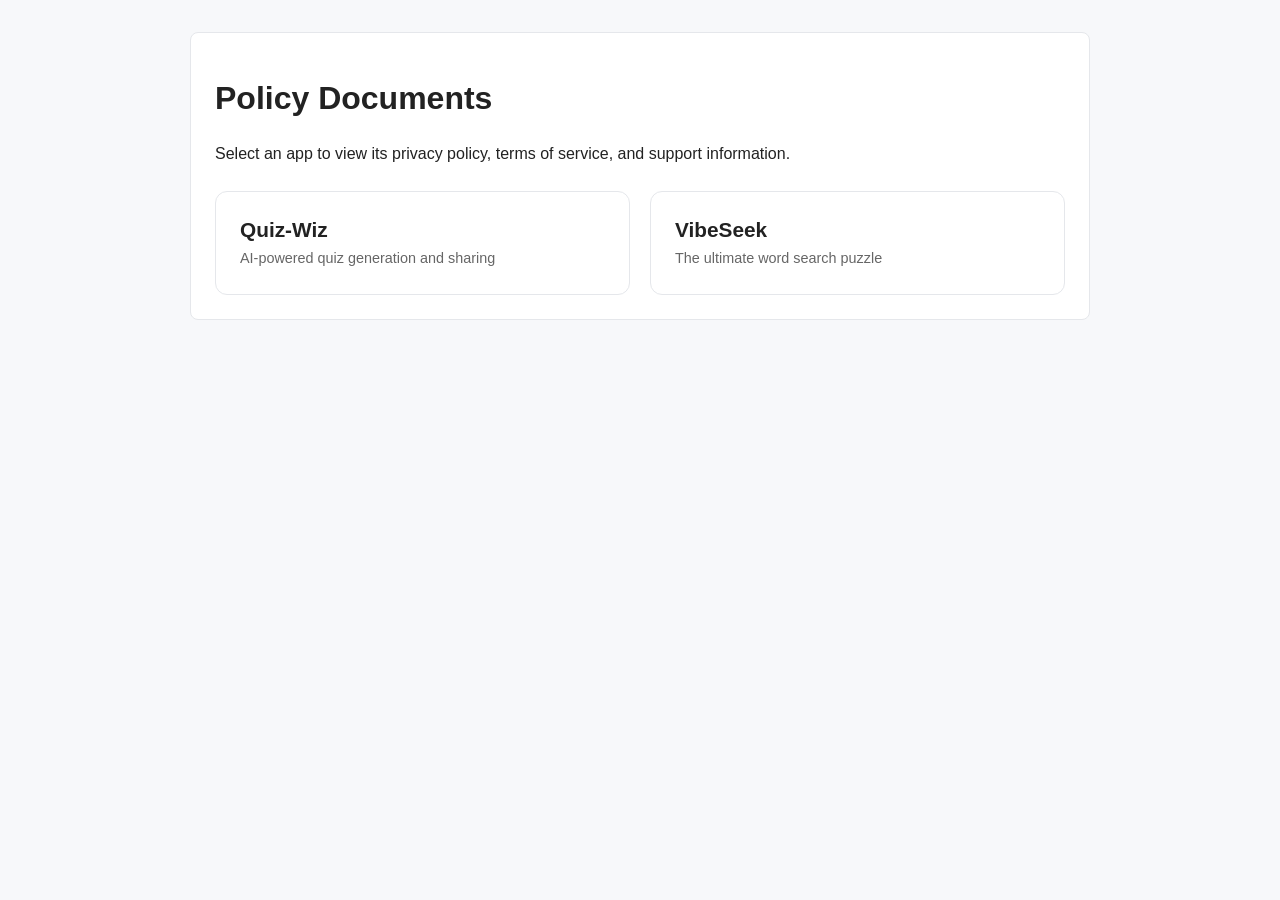
<file: index.html>
<!doctype html>
<html lang="en">
  <head>
    <meta charset="utf-8" />
    <meta name="viewport" content="width=device-width, initial-scale=1" />
    <title>Policy Documents</title>
    <link rel="stylesheet" href="./assets/style.css" />
  </head>
  <body>
    <main>
      <h1>Policy Documents</h1>
      <p>Select an app to view its privacy policy, terms of service, and support information.</p>

      <div class="app-grid">
        <a class="app-card" href="./quiz-wiz/index.html">
          <h2>Quiz-Wiz</h2>
          <p>AI-powered quiz generation and sharing</p>
        </a>
        <a class="app-card" href="./vibeseek/index.html">
          <h2>VibeSeek</h2>
          <p>The ultimate word search puzzle</p>
        </a>
      </div>
    </main>
  </body>
</html>
</file>
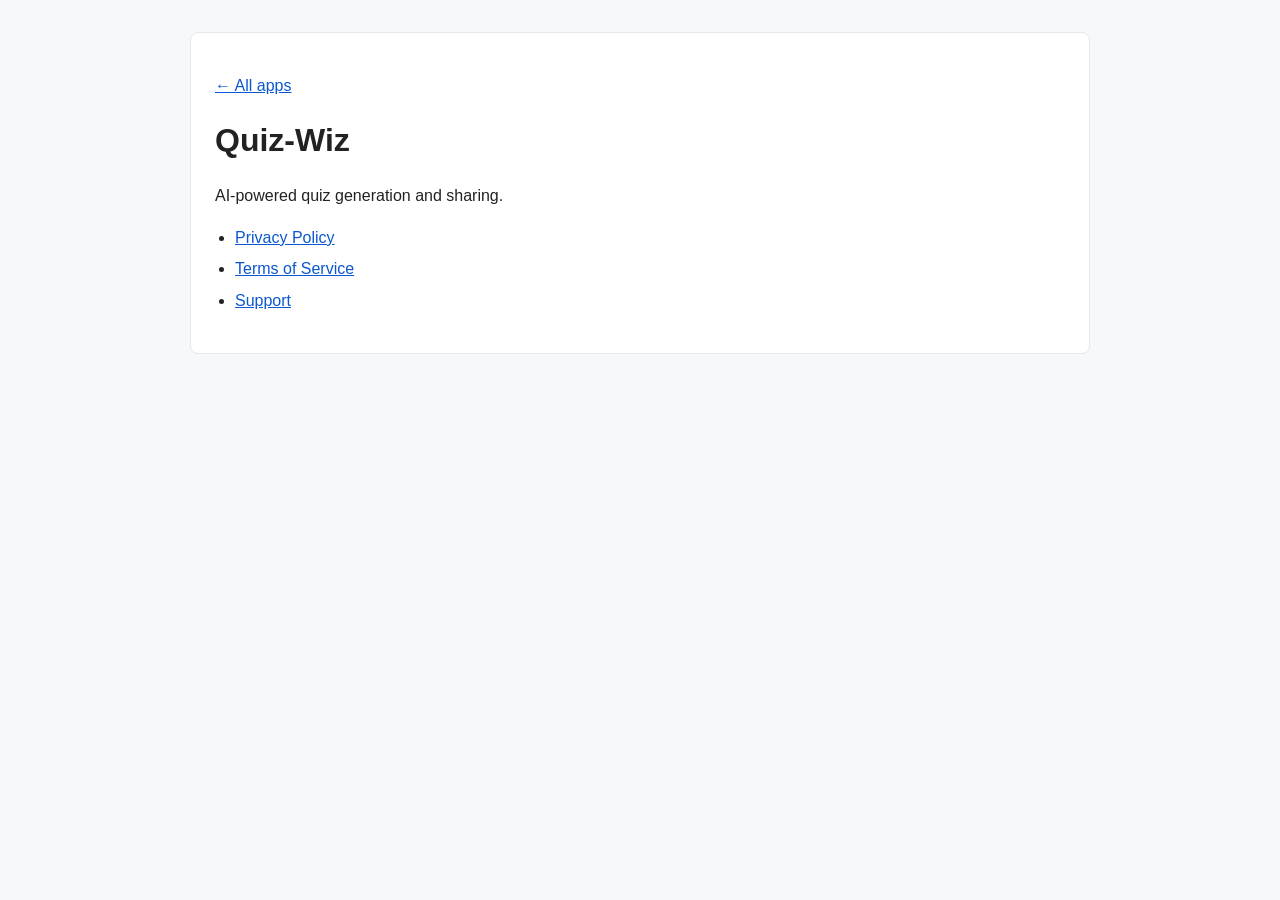
<file: quiz-wiz/index.html>
<!doctype html>
<html lang="en">
  <head>
    <meta charset="utf-8" />
    <meta name="viewport" content="width=device-width, initial-scale=1" />
    <title>Quiz-Wiz — Policy Documents</title>
    <link rel="stylesheet" href="../assets/style.css" />
  </head>
  <body>
    <main>
      <p><a href="../index.html">← All apps</a></p>
      <h1>Quiz-Wiz</h1>
      <p>AI-powered quiz generation and sharing.</p>
      <ul>
        <li><a href="./privacy-policy.html">Privacy Policy</a></li>
        <li><a href="./terms-of-service.html">Terms of Service</a></li>
        <li><a href="./support.html">Support</a></li>
      </ul>
    </main>
  </body>
</html>
</file>
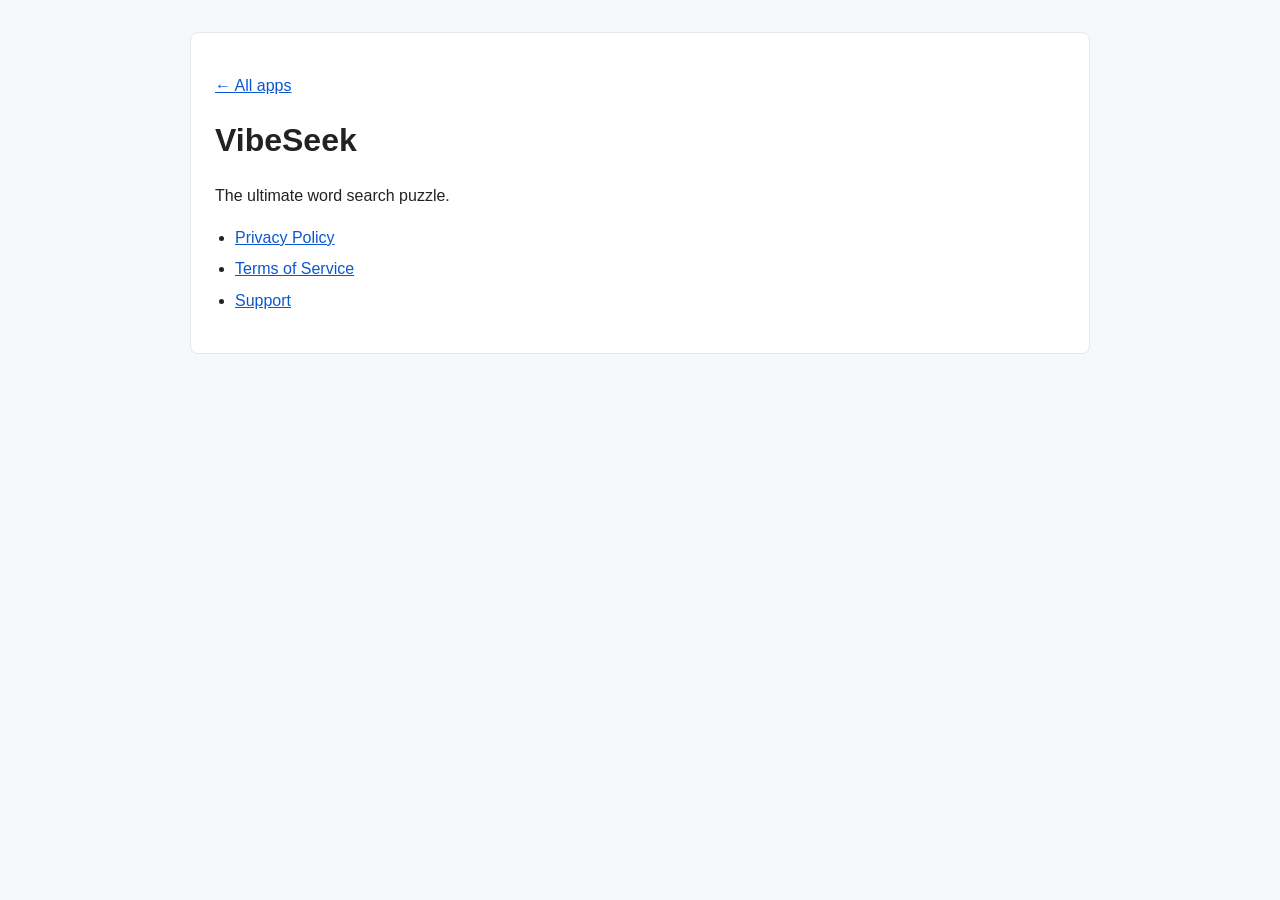
<file: vibeseek/index.html>
<!doctype html>
<html lang="en">
  <head>
    <meta charset="utf-8" />
    <meta name="viewport" content="width=device-width, initial-scale=1" />
    <title>VibeSeek — Policy Documents</title>
    <link rel="stylesheet" href="../assets/style.css" />
  </head>
  <body>
    <main>
      <p><a href="../index.html">← All apps</a></p>
      <h1>VibeSeek</h1>
      <p>The ultimate word search puzzle.</p>
      <ul>
        <li><a href="./privacy-policy.html">Privacy Policy</a></li>
        <li><a href="./terms-of-service.html">Terms of Service</a></li>
        <li><a href="./support.html">Support</a></li>
      </ul>
    </main>
  </body>
</html>
</file>
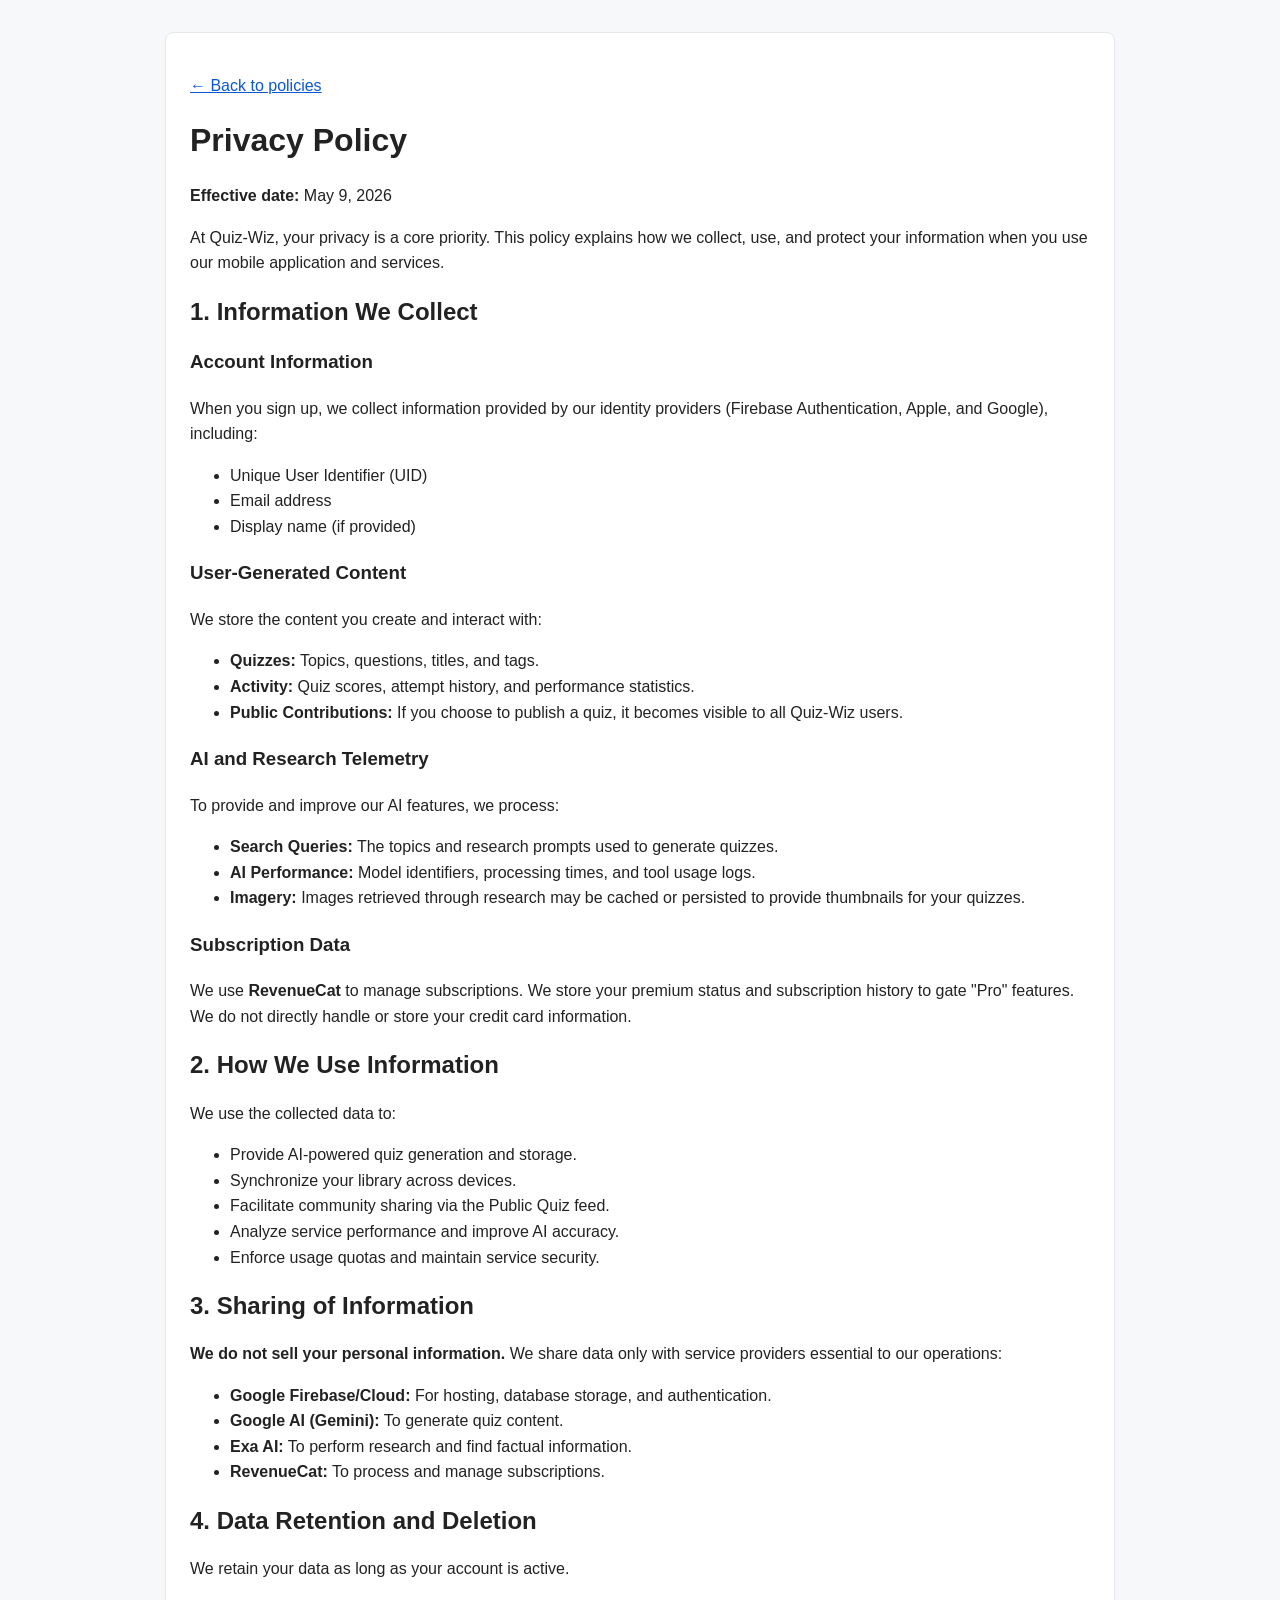
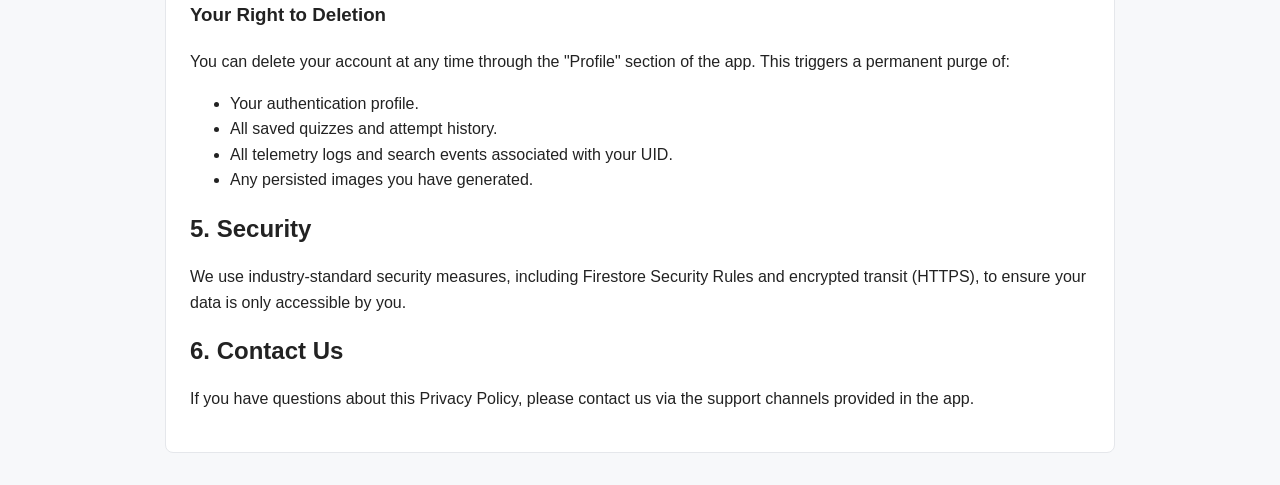
<file: privacy-policy.html>
<!doctype html>
<html lang="en">
  <head>
    <meta charset="utf-8" />
    <meta name="viewport" content="width=device-width, initial-scale=1" />
    <title>Privacy Policy</title>
    <style>
      body {
        font-family: Arial, sans-serif;
        margin: 0;
        background: #f7f8fa;
        color: #222;
      }
      main {
        max-width: 900px;
        margin: 32px auto;
        background: #fff;
        border: 1px solid #e5e7eb;
        border-radius: 8px;
        padding: 24px;
        line-height: 1.6;
      }
      h1, h2 {
        line-height: 1.3;
      }
      a {
        color: #0b57d0;
      }
    </style>
  </head>
  <body>
    <main>
      <p><a href="./index.html">← Back to policies</a></p>
      <h1>Privacy Policy</h1>
      <p><strong>Effective date:</strong> May 9, 2026</p>

      <p>At Quiz-Wiz, your privacy is a core priority. This policy explains how we collect, use, and protect your information when you use our mobile application and services.</p>

      <h2>1. Information We Collect</h2>
      <h3>Account Information</h3>
      <p>When you sign up, we collect information provided by our identity providers (Firebase Authentication, Apple, and Google), including:</p>
      <ul>
        <li>Unique User Identifier (UID)</li>
        <li>Email address</li>
        <li>Display name (if provided)</li>
      </ul>

      <h3>User-Generated Content</h3>
      <p>We store the content you create and interact with:</p>
      <ul>
        <li><strong>Quizzes:</strong> Topics, questions, titles, and tags.</li>
        <li><strong>Activity:</strong> Quiz scores, attempt history, and performance statistics.</li>
        <li><strong>Public Contributions:</strong> If you choose to publish a quiz, it becomes visible to all Quiz-Wiz users.</li>
      </ul>

      <h3>AI and Research Telemetry</h3>
      <p>To provide and improve our AI features, we process:</p>
      <ul>
        <li><strong>Search Queries:</strong> The topics and research prompts used to generate quizzes.</li>
        <li><strong>AI Performance:</strong> Model identifiers, processing times, and tool usage logs.</li>
        <li><strong>Imagery:</strong> Images retrieved through research may be cached or persisted to provide thumbnails for your quizzes.</li>
      </ul>

      <h3>Subscription Data</h3>
      <p>We use <strong>RevenueCat</strong> to manage subscriptions. We store your premium status and subscription history to gate "Pro" features. We do not directly handle or store your credit card information.</p>

      <h2>2. How We Use Information</h2>
      <p>We use the collected data to:</p>
      <ul>
        <li>Provide AI-powered quiz generation and storage.</li>
        <li>Synchronize your library across devices.</li>
        <li>Facilitate community sharing via the Public Quiz feed.</li>
        <li>Analyze service performance and improve AI accuracy.</li>
        <li>Enforce usage quotas and maintain service security.</li>
      </ul>

      <h2>3. Sharing of Information</h2>
      <p><strong>We do not sell your personal information.</strong> We share data only with service providers essential to our operations:</p>
      <ul>
        <li><strong>Google Firebase/Cloud:</strong> For hosting, database storage, and authentication.</li>
        <li><strong>Google AI (Gemini):</strong> To generate quiz content.</li>
        <li><strong>Exa AI:</strong> To perform research and find factual information.</li>
        <li><strong>RevenueCat:</strong> To process and manage subscriptions.</li>
      </ul>

      <h2>4. Data Retention and Deletion</h2>
      <p>We retain your data as long as your account is active.</p>

      <h3>Your Right to Deletion</h3>
      <p>You can delete your account at any time through the "Profile" section of the app. This triggers a permanent purge of:</p>
      <ul>
        <li>Your authentication profile.</li>
        <li>All saved quizzes and attempt history.</li>
        <li>All telemetry logs and search events associated with your UID.</li>
        <li>Any persisted images you have generated.</li>
      </ul>

      <h2>5. Security</h2>
      <p>We use industry-standard security measures, including Firestore Security Rules and encrypted transit (HTTPS), to ensure your data is only accessible by you.</p>

      <h2>6. Contact Us</h2>
      <p>If you have questions about this Privacy Policy, please contact us via the support channels provided in the app.</p>
    </main>
  </body>
</html>
</file>
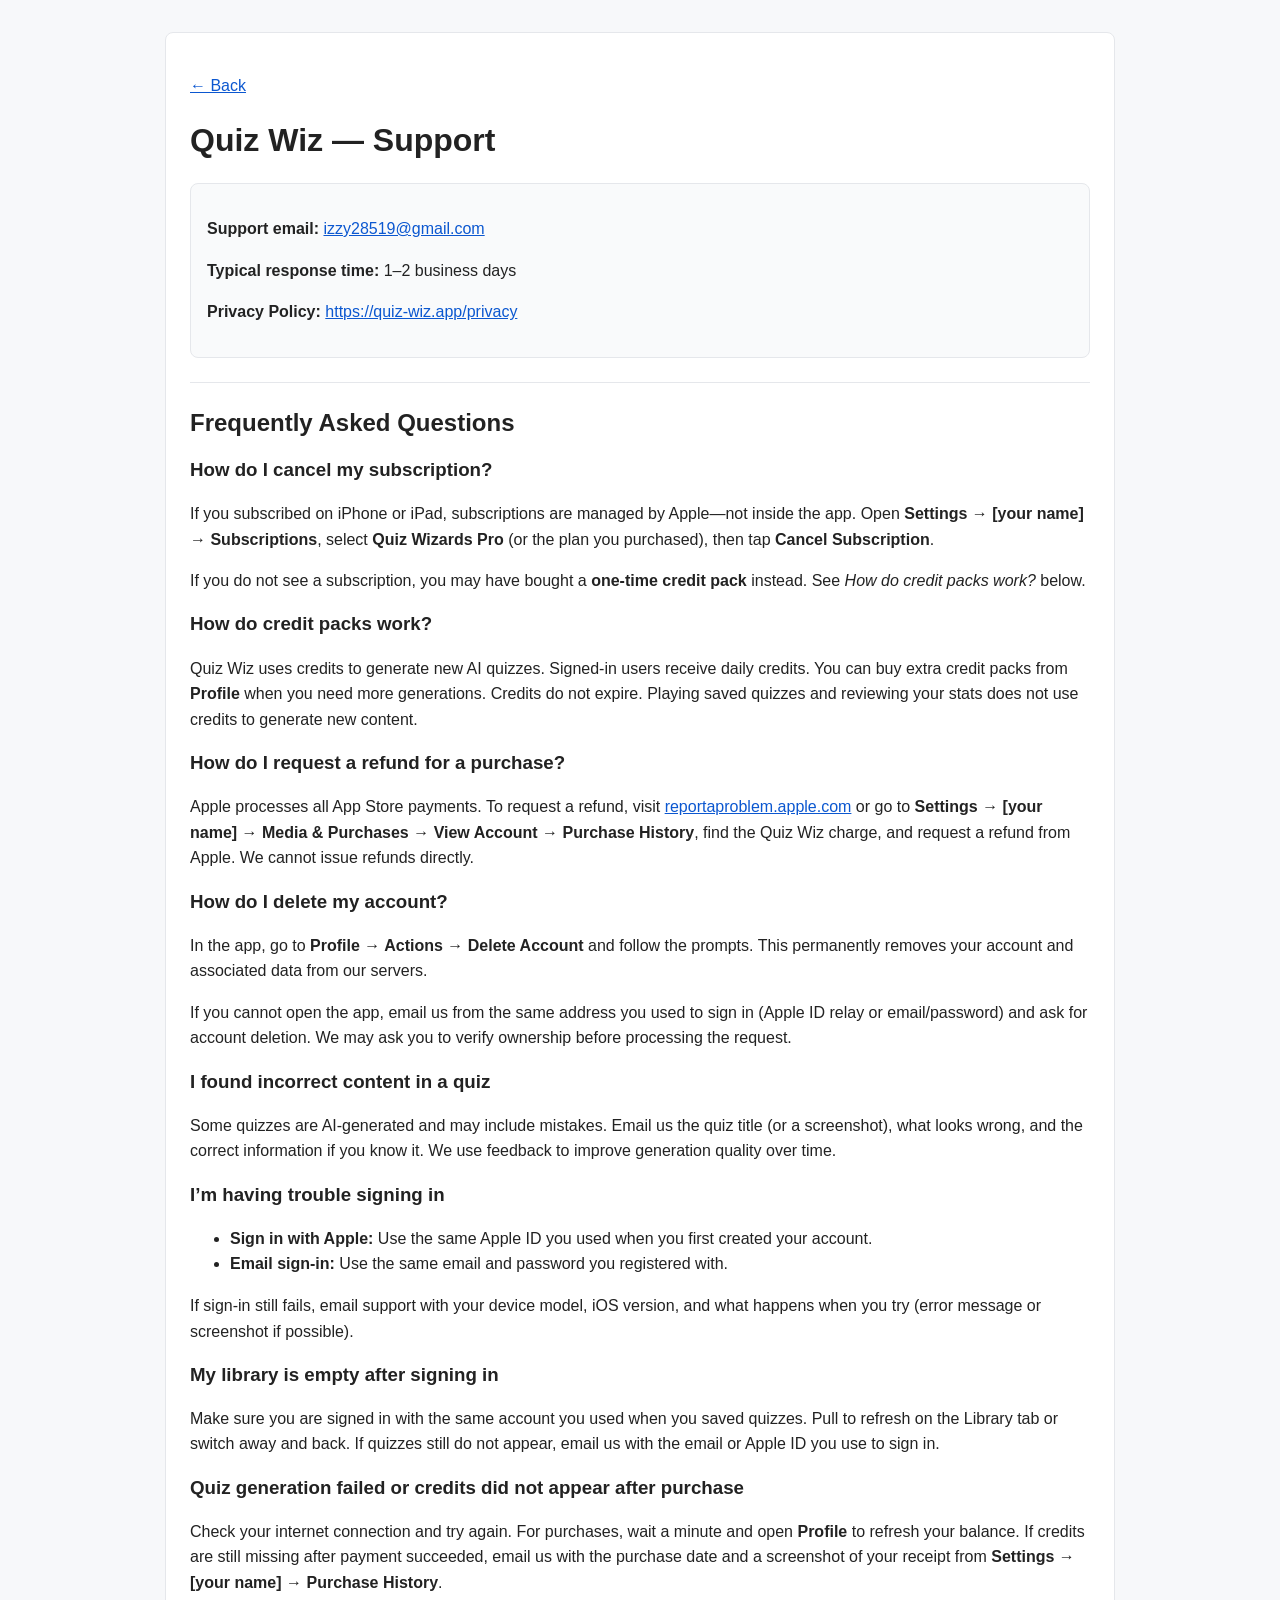
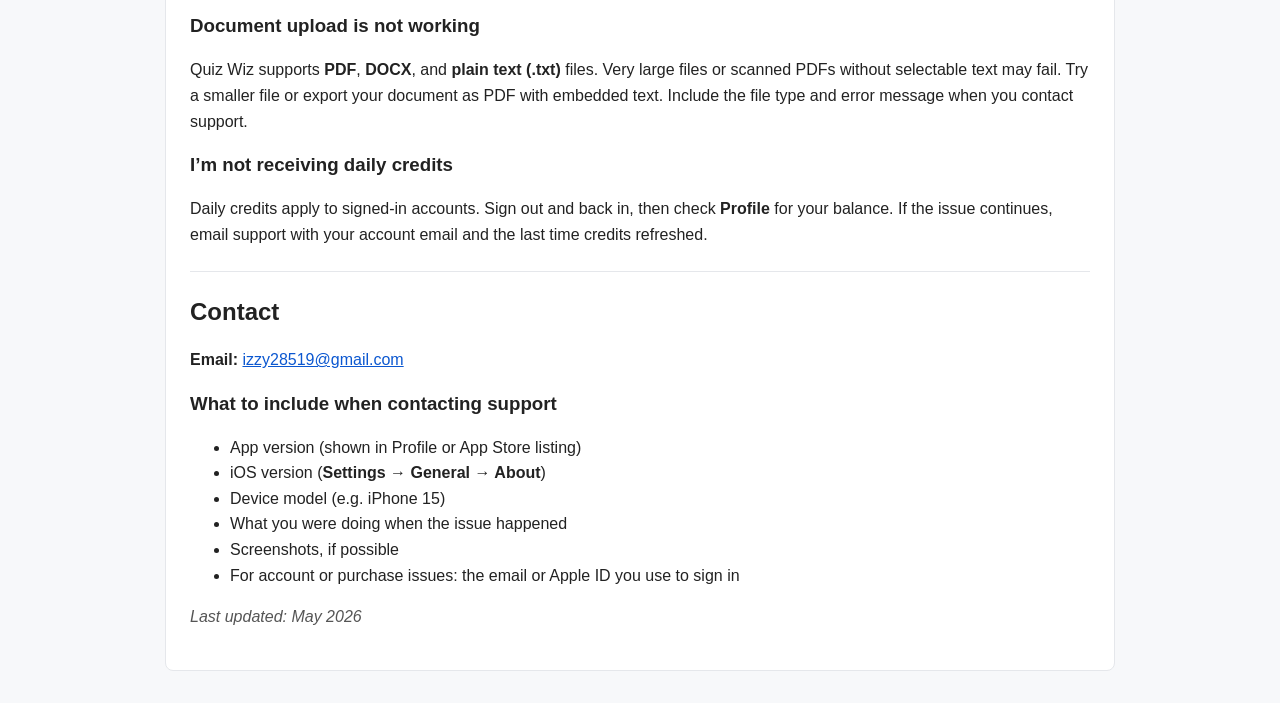
<file: support.html>
<!doctype html>
<html lang="en">
  <head>
    <meta charset="utf-8" />
    <meta name="viewport" content="width=device-width, initial-scale=1" />
    <title>Quiz Wiz — Support</title>
    <style>
      body { font-family: Arial, sans-serif; margin: 0; background: #f7f8fa; color: #222; }
      main { max-width: 900px; margin: 32px auto; background:#fff; border:1px solid #e5e7eb; border-radius:8px; padding:24px; line-height:1.6; }
      h1,h2,h3 { line-height: 1.3; }
      a { color:#0b57d0; }
      hr { border: 0; border-top: 1px solid #e5e7eb; margin: 24px 0; }
      .card { background:#f9fafb; border:1px solid #e5e7eb; border-radius:8px; padding:16px; }
      .muted { color:#555; }
      code { background:#f3f4f6; padding:2px 6px; border-radius:6px; }
    </style>
  </head>
  <body>
    <main>
      <p><a href="./index.html">← Back</a></p>

      <h1>Quiz Wiz — Support</h1>

      <div class="card">
        <p><strong>Support email:</strong> <a href="mailto:izzy28519@gmail.com">izzy28519@gmail.com</a></p>
        <p><strong>Typical response time:</strong> 1–2 business days</p>
        <p><strong>Privacy Policy:</strong> <a href="https://quiz-wiz.app/privacy">https://quiz-wiz.app/privacy</a></p>
      </div>

      <hr />

      <h2>Frequently Asked Questions</h2>

      <h3>How do I cancel my subscription?</h3>
      <p>
        If you subscribed on iPhone or iPad, subscriptions are managed by Apple—not inside the app. Open
        <strong>Settings → [your name] → Subscriptions</strong>, select <strong>Quiz Wizards Pro</strong> (or the plan you purchased), then tap
        <strong>Cancel Subscription</strong>.
      </p>
      <p>
        If you do not see a subscription, you may have bought a <strong>one-time credit pack</strong> instead. See
        <em>How do credit packs work?</em> below.
      </p>

      <h3>How do credit packs work?</h3>
      <p>
        Quiz Wiz uses credits to generate new AI quizzes. Signed-in users receive daily credits. You can buy extra credit packs from
        <strong>Profile</strong> when you need more generations. Credits do not expire. Playing saved quizzes and reviewing your stats does not use
        credits to generate new content.
      </p>

      <h3>How do I request a refund for a purchase?</h3>
      <p>
        Apple processes all App Store payments. To request a refund, visit
        <a href="https://reportaproblem.apple.com">reportaproblem.apple.com</a> or go to
        <strong>Settings → [your name] → Media &amp; Purchases → View Account → Purchase History</strong>, find the Quiz Wiz charge, and request a refund
        from Apple. We cannot issue refunds directly.
      </p>

      <h3>How do I delete my account?</h3>
      <p>
        In the app, go to <strong>Profile → Actions → Delete Account</strong> and follow the prompts. This permanently removes your account and
        associated data from our servers.
      </p>
      <p>
        If you cannot open the app, email us from the same address you used to sign in (Apple ID relay or email/password) and ask for account
        deletion. We may ask you to verify ownership before processing the request.
      </p>

      <h3>I found incorrect content in a quiz</h3>
      <p>
        Some quizzes are AI-generated and may include mistakes. Email us the quiz title (or a screenshot), what looks wrong, and the correct
        information if you know it. We use feedback to improve generation quality over time.
      </p>

      <h3>I’m having trouble signing in</h3>
      <ul>
        <li><strong>Sign in with Apple:</strong> Use the same Apple ID you used when you first created your account.</li>
        <li><strong>Email sign-in:</strong> Use the same email and password you registered with.</li>
      </ul>
      <p>
        If sign-in still fails, email support with your device model, iOS version, and what happens when you try (error message or screenshot
        if possible).
      </p>

      <h3>My library is empty after signing in</h3>
      <p>
        Make sure you are signed in with the same account you used when you saved quizzes. Pull to refresh on the Library tab or switch away and
        back. If quizzes still do not appear, email us with the email or Apple ID you use to sign in.
      </p>

      <h3>Quiz generation failed or credits did not appear after purchase</h3>
      <p>
        Check your internet connection and try again. For purchases, wait a minute and open <strong>Profile</strong> to refresh your balance. If credits
        are still missing after payment succeeded, email us with the purchase date and a screenshot of your receipt from
        <strong>Settings → [your name] → Purchase History</strong>.
      </p>

      <h3>Document upload is not working</h3>
      <p>
        Quiz Wiz supports <strong>PDF</strong>, <strong>DOCX</strong>, and <strong>plain text (.txt)</strong> files. Very large files or scanned PDFs without selectable text
        may fail. Try a smaller file or export your document as PDF with embedded text. Include the file type and error message when you contact
        support.
      </p>

      <h3>I’m not receiving daily credits</h3>
      <p>
        Daily credits apply to signed-in accounts. Sign out and back in, then check <strong>Profile</strong> for your balance. If the issue continues,
        email support with your account email and the last time credits refreshed.
      </p>

      <hr />

      <h2>Contact</h2>
      <p><strong>Email:</strong> <a href="mailto:izzy28519@gmail.com">izzy28519@gmail.com</a></p>

      <h3>What to include when contacting support</h3>
      <ul>
        <li>App version (shown in Profile or App Store listing)</li>
        <li>iOS version (<strong>Settings → General → About</strong>)</li>
        <li>Device model (e.g. iPhone 15)</li>
        <li>What you were doing when the issue happened</li>
        <li>Screenshots, if possible</li>
        <li>For account or purchase issues: the email or Apple ID you use to sign in</li>
      </ul>

      <p class="muted"><em>Last updated: May 2026</em></p>
    </main>
  </body>
</html>
</file>
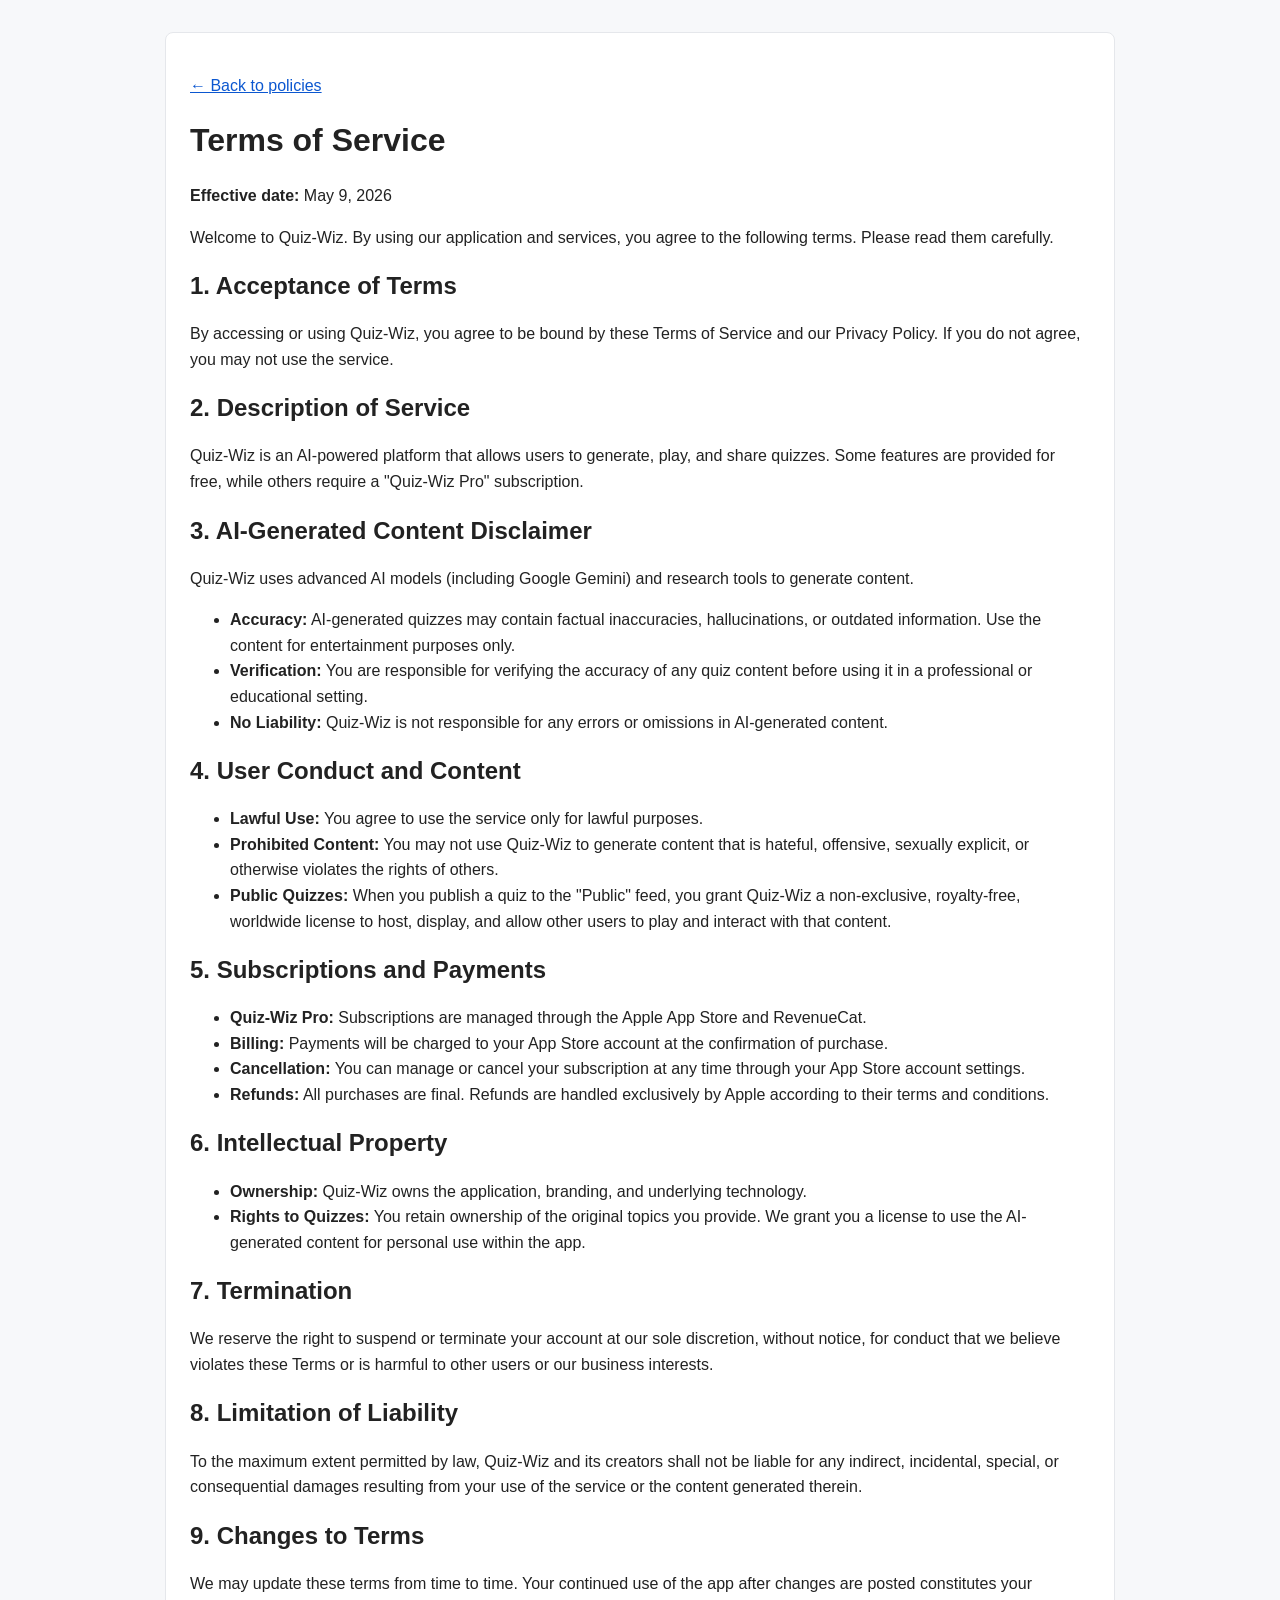
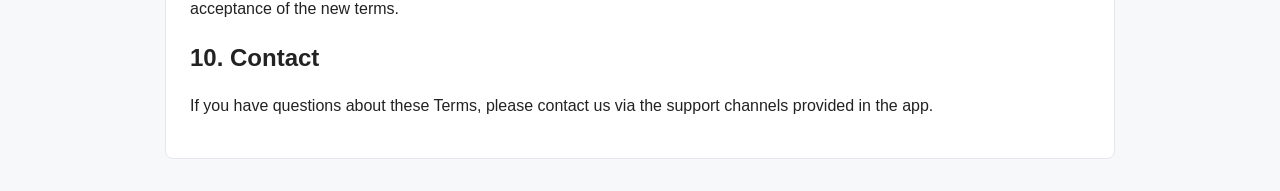
<file: terms-of-service.html>
<!doctype html>
<html lang="en">
  <head>
    <meta charset="utf-8" />
    <meta name="viewport" content="width=device-width, initial-scale=1" />
    <title>Terms of Service</title>
    <style>
      body {
        font-family: Arial, sans-serif;
        margin: 0;
        background: #f7f8fa;
        color: #222;
      }
      main {
        max-width: 900px;
        margin: 32px auto;
        background: #fff;
        border: 1px solid #e5e7eb;
        border-radius: 8px;
        padding: 24px;
        line-height: 1.6;
      }
      h1, h2 {
        line-height: 1.3;
      }
      a {
        color: #0b57d0;
      }
    </style>
  </head>
  <body>
    <main>
      <p><a href="./index.html">← Back to policies</a></p>
      <h1>Terms of Service</h1>
      <p><strong>Effective date:</strong> May 9, 2026</p>

      <p>Welcome to Quiz-Wiz. By using our application and services, you agree to the following terms. Please read them carefully.</p>

      <h2>1. Acceptance of Terms</h2>
      <p>By accessing or using Quiz-Wiz, you agree to be bound by these Terms of Service and our Privacy Policy. If you do not agree, you may not use the service.</p>

      <h2>2. Description of Service</h2>
      <p>Quiz-Wiz is an AI-powered platform that allows users to generate, play, and share quizzes. Some features are provided for free, while others require a "Quiz-Wiz Pro" subscription.</p>

      <h2>3. AI-Generated Content Disclaimer</h2>
      <p>Quiz-Wiz uses advanced AI models (including Google Gemini) and research tools to generate content.</p>
      <ul>
        <li><strong>Accuracy:</strong> AI-generated quizzes may contain factual inaccuracies, hallucinations, or outdated information. Use the content for entertainment purposes only.</li>
        <li><strong>Verification:</strong> You are responsible for verifying the accuracy of any quiz content before using it in a professional or educational setting.</li>
        <li><strong>No Liability:</strong> Quiz-Wiz is not responsible for any errors or omissions in AI-generated content.</li>
      </ul>

      <h2>4. User Conduct and Content</h2>
      <ul>
        <li><strong>Lawful Use:</strong> You agree to use the service only for lawful purposes.</li>
        <li><strong>Prohibited Content:</strong> You may not use Quiz-Wiz to generate content that is hateful, offensive, sexually explicit, or otherwise violates the rights of others.</li>
        <li><strong>Public Quizzes:</strong> When you publish a quiz to the "Public" feed, you grant Quiz-Wiz a non-exclusive, royalty-free, worldwide license to host, display, and allow other users to play and interact with that content.</li>
      </ul>

      <h2>5. Subscriptions and Payments</h2>
      <ul>
        <li><strong>Quiz-Wiz Pro:</strong> Subscriptions are managed through the Apple App Store and RevenueCat.</li>
        <li><strong>Billing:</strong> Payments will be charged to your App Store account at the confirmation of purchase.</li>
        <li><strong>Cancellation:</strong> You can manage or cancel your subscription at any time through your App Store account settings.</li>
        <li><strong>Refunds:</strong> All purchases are final. Refunds are handled exclusively by Apple according to their terms and conditions.</li>
      </ul>

      <h2>6. Intellectual Property</h2>
      <ul>
        <li><strong>Ownership:</strong> Quiz-Wiz owns the application, branding, and underlying technology.</li>
        <li><strong>Rights to Quizzes:</strong> You retain ownership of the original topics you provide. We grant you a license to use the AI-generated content for personal use within the app.</li>
      </ul>

      <h2>7. Termination</h2>
      <p>We reserve the right to suspend or terminate your account at our sole discretion, without notice, for conduct that we believe violates these Terms or is harmful to other users or our business interests.</p>

      <h2>8. Limitation of Liability</h2>
      <p>To the maximum extent permitted by law, Quiz-Wiz and its creators shall not be liable for any indirect, incidental, special, or consequential damages resulting from your use of the service or the content generated therein.</p>

      <h2>9. Changes to Terms</h2>
      <p>We may update these terms from time to time. Your continued use of the app after changes are posted constitutes your acceptance of the new terms.</p>

      <h2>10. Contact</h2>
      <p>If you have questions about these Terms, please contact us via the support channels provided in the app.</p>
    </main>
  </body>
</html>
</file>
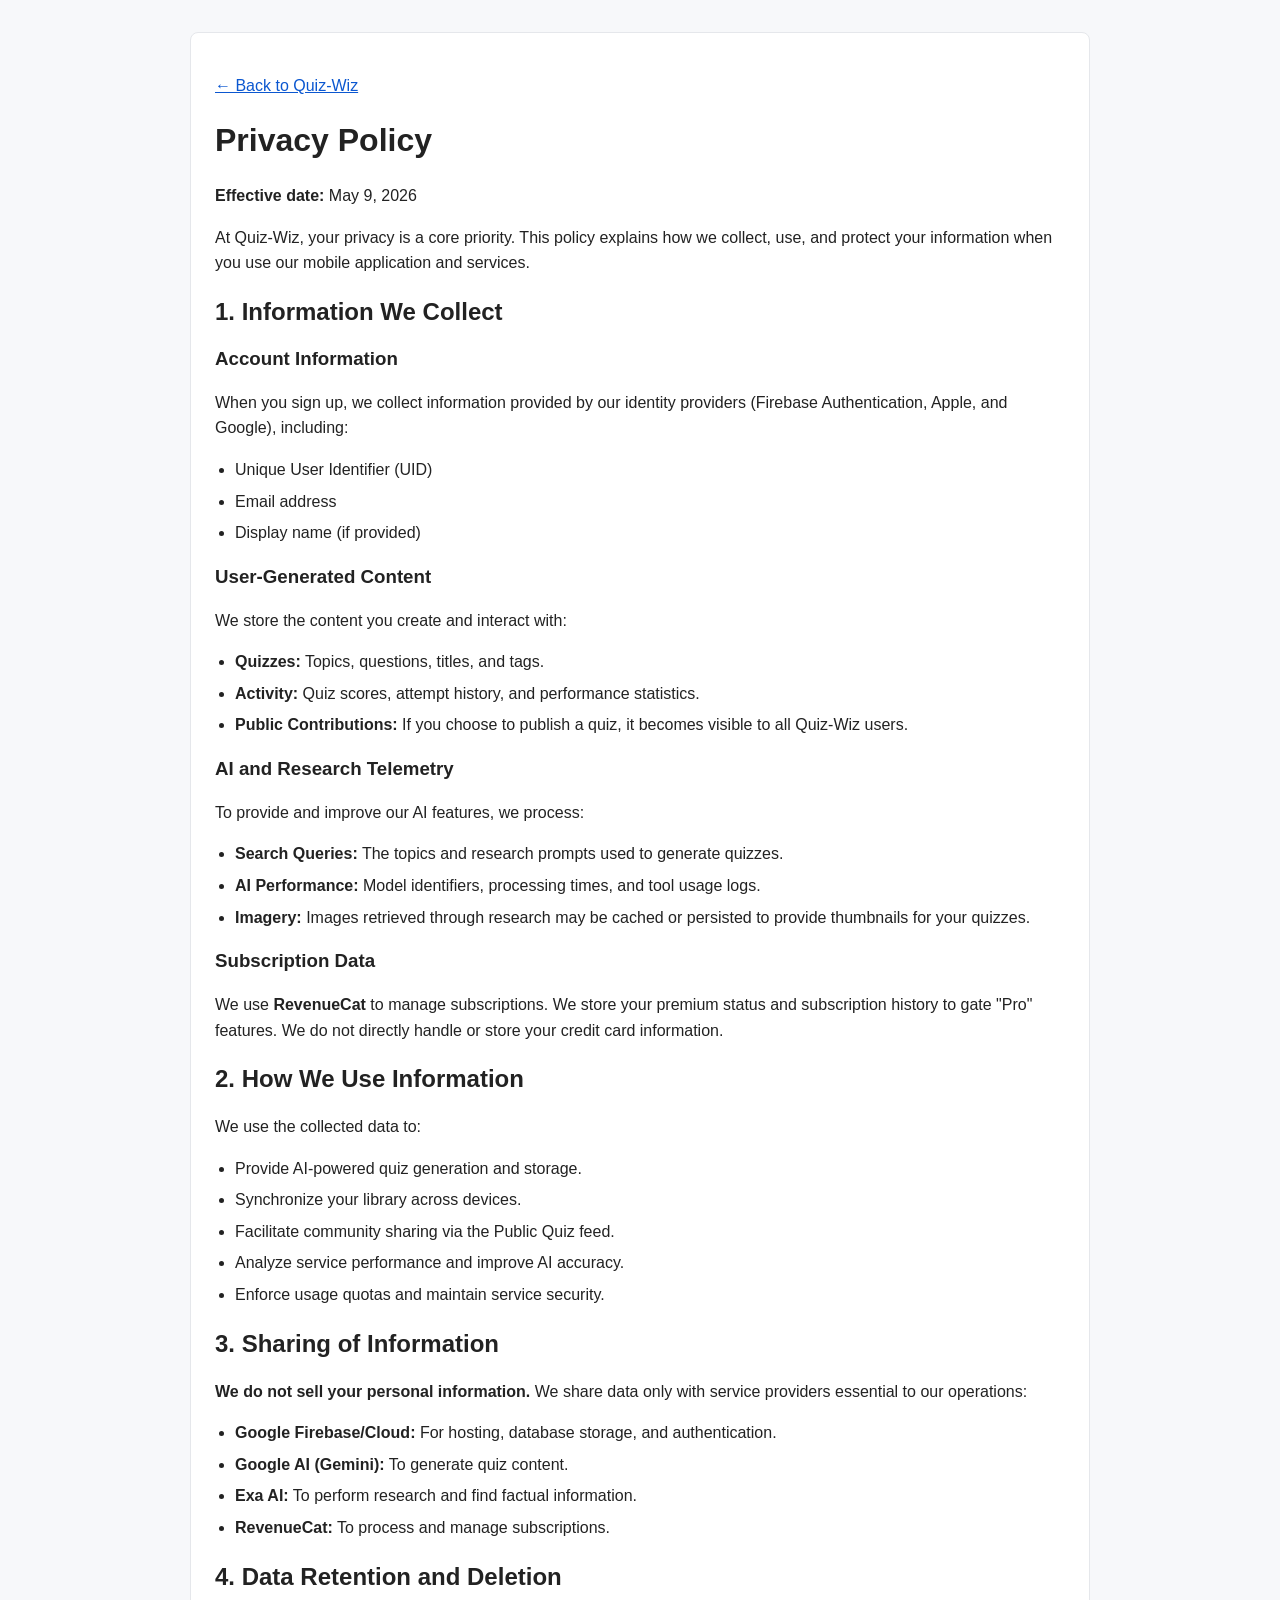
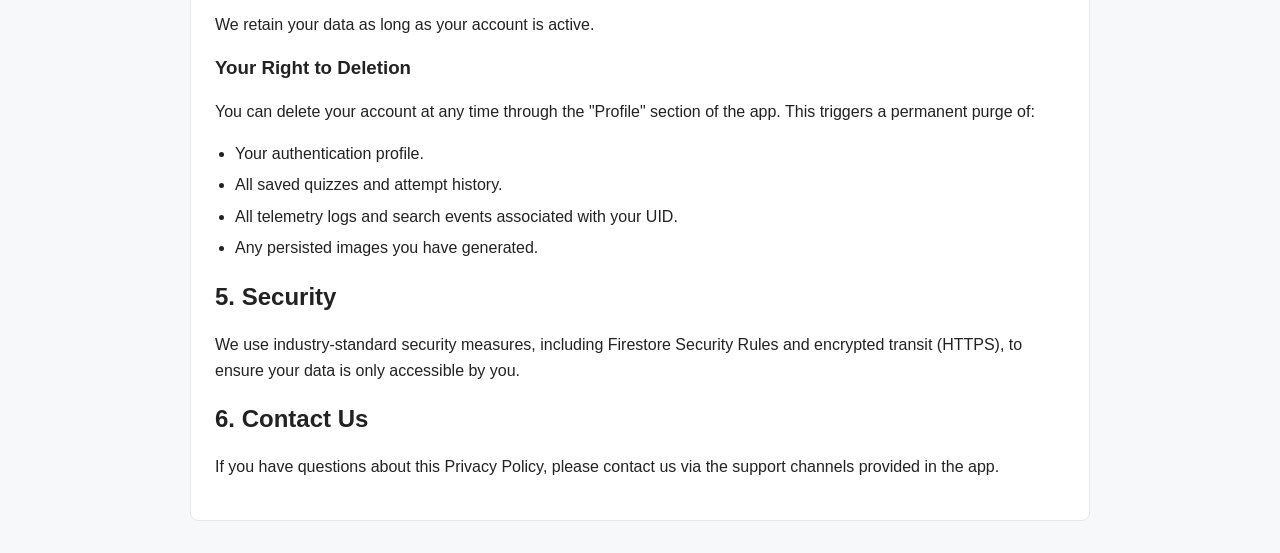
<file: quiz-wiz/privacy-policy.html>
<!doctype html>
<html lang="en">
  <head>
    <meta charset="utf-8" />
    <meta name="viewport" content="width=device-width, initial-scale=1" />
    <title>Privacy Policy — Quiz-Wiz</title>
    <link rel="stylesheet" href="../assets/style.css" />
  </head>
  <body>
    <main>
      <p><a href="./index.html">← Back to Quiz-Wiz</a></p>
      <h1>Privacy Policy</h1>
      <p><strong>Effective date:</strong> May 9, 2026</p>

      <p>At Quiz-Wiz, your privacy is a core priority. This policy explains how we collect, use, and protect your information when you use our mobile application and services.</p>

      <h2>1. Information We Collect</h2>
      <h3>Account Information</h3>
      <p>When you sign up, we collect information provided by our identity providers (Firebase Authentication, Apple, and Google), including:</p>
      <ul>
        <li>Unique User Identifier (UID)</li>
        <li>Email address</li>
        <li>Display name (if provided)</li>
      </ul>

      <h3>User-Generated Content</h3>
      <p>We store the content you create and interact with:</p>
      <ul>
        <li><strong>Quizzes:</strong> Topics, questions, titles, and tags.</li>
        <li><strong>Activity:</strong> Quiz scores, attempt history, and performance statistics.</li>
        <li><strong>Public Contributions:</strong> If you choose to publish a quiz, it becomes visible to all Quiz-Wiz users.</li>
      </ul>

      <h3>AI and Research Telemetry</h3>
      <p>To provide and improve our AI features, we process:</p>
      <ul>
        <li><strong>Search Queries:</strong> The topics and research prompts used to generate quizzes.</li>
        <li><strong>AI Performance:</strong> Model identifiers, processing times, and tool usage logs.</li>
        <li><strong>Imagery:</strong> Images retrieved through research may be cached or persisted to provide thumbnails for your quizzes.</li>
      </ul>

      <h3>Subscription Data</h3>
      <p>We use <strong>RevenueCat</strong> to manage subscriptions. We store your premium status and subscription history to gate "Pro" features. We do not directly handle or store your credit card information.</p>

      <h2>2. How We Use Information</h2>
      <p>We use the collected data to:</p>
      <ul>
        <li>Provide AI-powered quiz generation and storage.</li>
        <li>Synchronize your library across devices.</li>
        <li>Facilitate community sharing via the Public Quiz feed.</li>
        <li>Analyze service performance and improve AI accuracy.</li>
        <li>Enforce usage quotas and maintain service security.</li>
      </ul>

      <h2>3. Sharing of Information</h2>
      <p><strong>We do not sell your personal information.</strong> We share data only with service providers essential to our operations:</p>
      <ul>
        <li><strong>Google Firebase/Cloud:</strong> For hosting, database storage, and authentication.</li>
        <li><strong>Google AI (Gemini):</strong> To generate quiz content.</li>
        <li><strong>Exa AI:</strong> To perform research and find factual information.</li>
        <li><strong>RevenueCat:</strong> To process and manage subscriptions.</li>
      </ul>

      <h2>4. Data Retention and Deletion</h2>
      <p>We retain your data as long as your account is active.</p>

      <h3>Your Right to Deletion</h3>
      <p>You can delete your account at any time through the "Profile" section of the app. This triggers a permanent purge of:</p>
      <ul>
        <li>Your authentication profile.</li>
        <li>All saved quizzes and attempt history.</li>
        <li>All telemetry logs and search events associated with your UID.</li>
        <li>Any persisted images you have generated.</li>
      </ul>

      <h2>5. Security</h2>
      <p>We use industry-standard security measures, including Firestore Security Rules and encrypted transit (HTTPS), to ensure your data is only accessible by you.</p>

      <h2>6. Contact Us</h2>
      <p>If you have questions about this Privacy Policy, please contact us via the support channels provided in the app.</p>
    </main>
  </body>
</html>
</file>
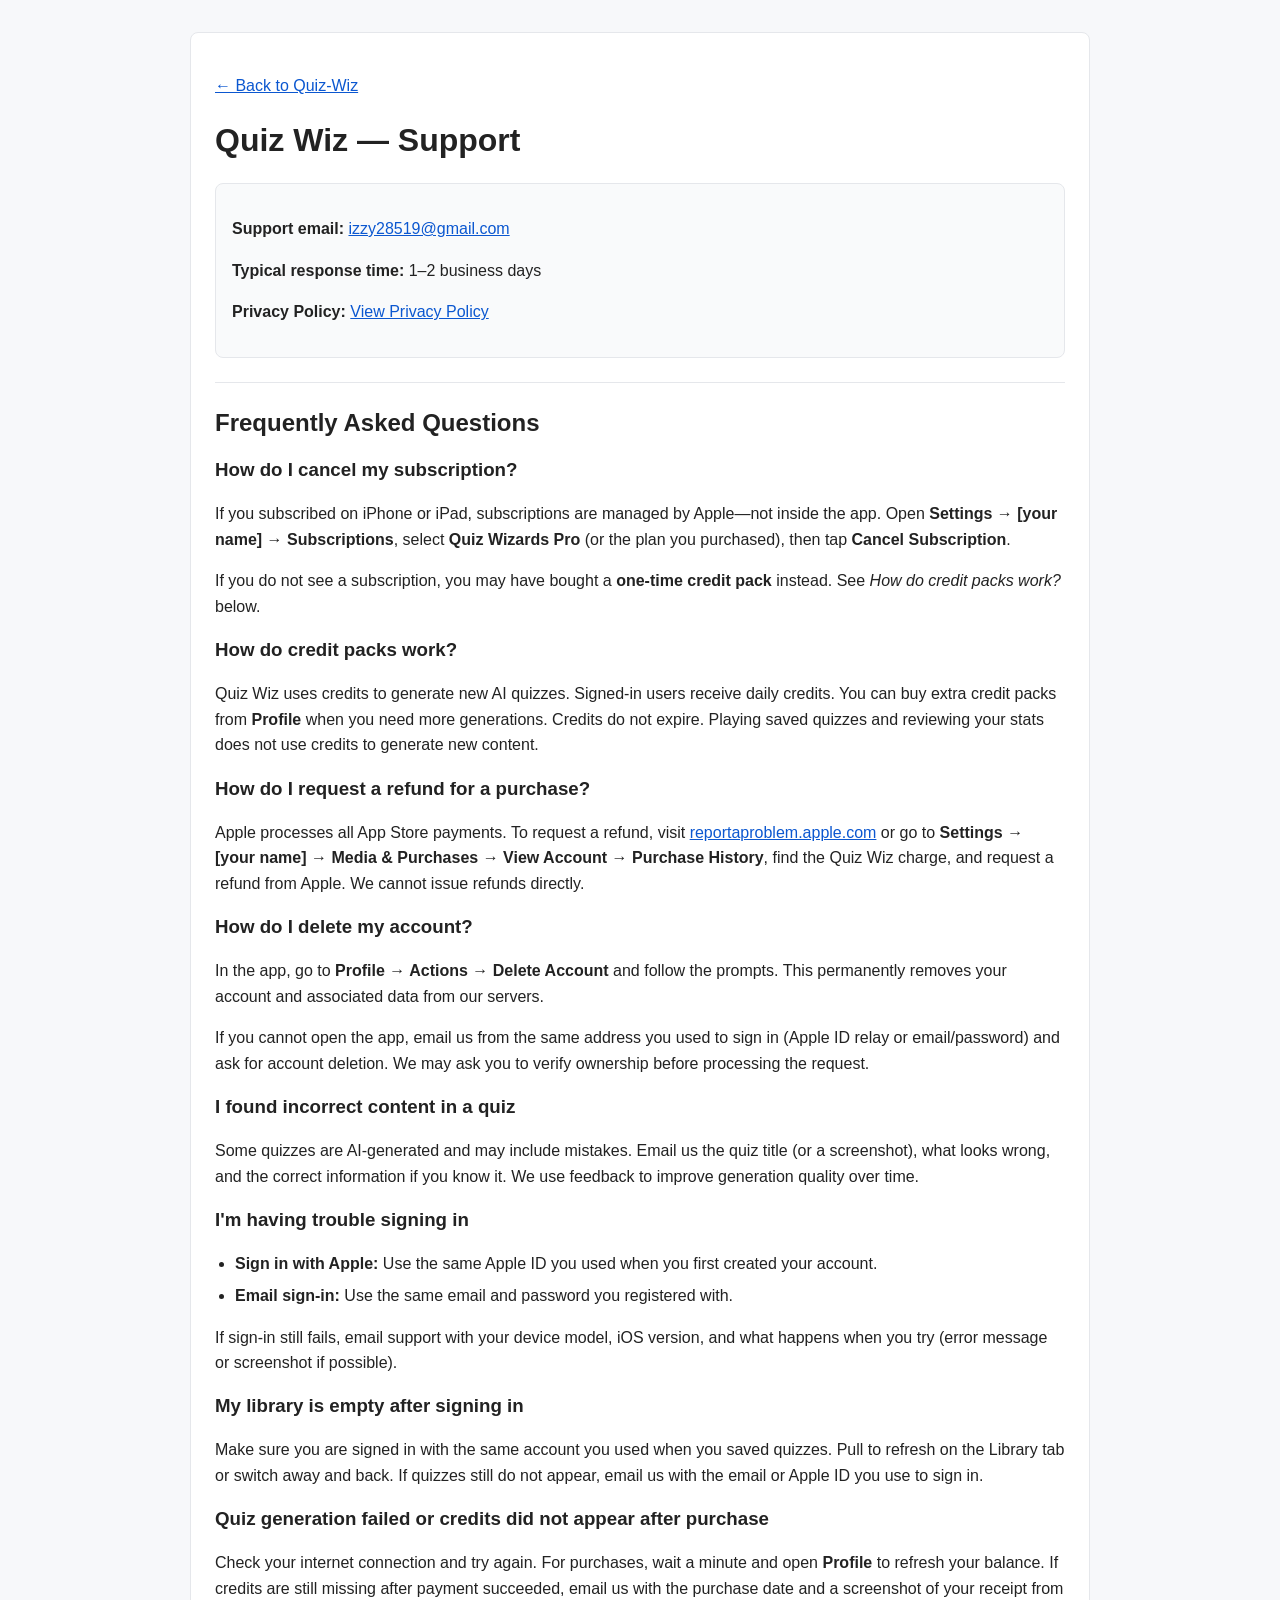
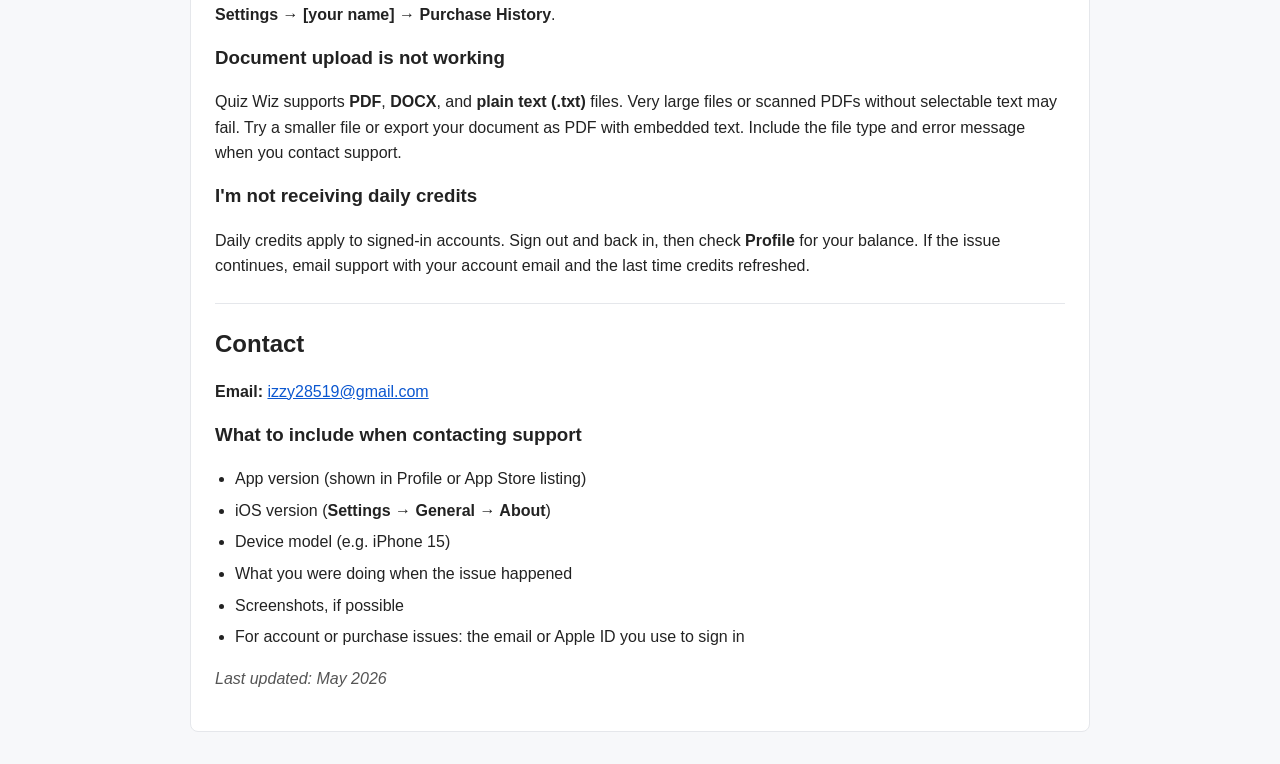
<file: quiz-wiz/support.html>
<!doctype html>
<html lang="en">
  <head>
    <meta charset="utf-8" />
    <meta name="viewport" content="width=device-width, initial-scale=1" />
    <title>Quiz Wiz — Support</title>
    <link rel="stylesheet" href="../assets/style.css" />
  </head>
  <body>
    <main>
      <p><a href="./index.html">← Back to Quiz-Wiz</a></p>

      <h1>Quiz Wiz — Support</h1>

      <div class="card">
        <p><strong>Support email:</strong> <a href="mailto:izzy28519@gmail.com">izzy28519@gmail.com</a></p>
        <p><strong>Typical response time:</strong> 1–2 business days</p>
        <p><strong>Privacy Policy:</strong> <a href="./privacy-policy.html">View Privacy Policy</a></p>
      </div>

      <hr />

      <h2>Frequently Asked Questions</h2>

      <h3>How do I cancel my subscription?</h3>
      <p>
        If you subscribed on iPhone or iPad, subscriptions are managed by Apple—not inside the app. Open
        <strong>Settings → [your name] → Subscriptions</strong>, select <strong>Quiz Wizards Pro</strong> (or the plan you purchased), then tap
        <strong>Cancel Subscription</strong>.
      </p>
      <p>
        If you do not see a subscription, you may have bought a <strong>one-time credit pack</strong> instead. See
        <em>How do credit packs work?</em> below.
      </p>

      <h3>How do credit packs work?</h3>
      <p>
        Quiz Wiz uses credits to generate new AI quizzes. Signed-in users receive daily credits. You can buy extra credit packs from
        <strong>Profile</strong> when you need more generations. Credits do not expire. Playing saved quizzes and reviewing your stats does not use
        credits to generate new content.
      </p>

      <h3>How do I request a refund for a purchase?</h3>
      <p>
        Apple processes all App Store payments. To request a refund, visit
        <a href="https://reportaproblem.apple.com">reportaproblem.apple.com</a> or go to
        <strong>Settings → [your name] → Media &amp; Purchases → View Account → Purchase History</strong>, find the Quiz Wiz charge, and request a refund
        from Apple. We cannot issue refunds directly.
      </p>

      <h3>How do I delete my account?</h3>
      <p>
        In the app, go to <strong>Profile → Actions → Delete Account</strong> and follow the prompts. This permanently removes your account and
        associated data from our servers.
      </p>
      <p>
        If you cannot open the app, email us from the same address you used to sign in (Apple ID relay or email/password) and ask for account
        deletion. We may ask you to verify ownership before processing the request.
      </p>

      <h3>I found incorrect content in a quiz</h3>
      <p>
        Some quizzes are AI-generated and may include mistakes. Email us the quiz title (or a screenshot), what looks wrong, and the correct
        information if you know it. We use feedback to improve generation quality over time.
      </p>

      <h3>I'm having trouble signing in</h3>
      <ul>
        <li><strong>Sign in with Apple:</strong> Use the same Apple ID you used when you first created your account.</li>
        <li><strong>Email sign-in:</strong> Use the same email and password you registered with.</li>
      </ul>
      <p>
        If sign-in still fails, email support with your device model, iOS version, and what happens when you try (error message or screenshot
        if possible).
      </p>

      <h3>My library is empty after signing in</h3>
      <p>
        Make sure you are signed in with the same account you used when you saved quizzes. Pull to refresh on the Library tab or switch away and
        back. If quizzes still do not appear, email us with the email or Apple ID you use to sign in.
      </p>

      <h3>Quiz generation failed or credits did not appear after purchase</h3>
      <p>
        Check your internet connection and try again. For purchases, wait a minute and open <strong>Profile</strong> to refresh your balance. If credits
        are still missing after payment succeeded, email us with the purchase date and a screenshot of your receipt from
        <strong>Settings → [your name] → Purchase History</strong>.
      </p>

      <h3>Document upload is not working</h3>
      <p>
        Quiz Wiz supports <strong>PDF</strong>, <strong>DOCX</strong>, and <strong>plain text (.txt)</strong> files. Very large files or scanned PDFs without selectable text
        may fail. Try a smaller file or export your document as PDF with embedded text. Include the file type and error message when you contact
        support.
      </p>

      <h3>I'm not receiving daily credits</h3>
      <p>
        Daily credits apply to signed-in accounts. Sign out and back in, then check <strong>Profile</strong> for your balance. If the issue continues,
        email support with your account email and the last time credits refreshed.
      </p>

      <hr />

      <h2>Contact</h2>
      <p><strong>Email:</strong> <a href="mailto:izzy28519@gmail.com">izzy28519@gmail.com</a></p>

      <h3>What to include when contacting support</h3>
      <ul>
        <li>App version (shown in Profile or App Store listing)</li>
        <li>iOS version (<strong>Settings → General → About</strong>)</li>
        <li>Device model (e.g. iPhone 15)</li>
        <li>What you were doing when the issue happened</li>
        <li>Screenshots, if possible</li>
        <li>For account or purchase issues: the email or Apple ID you use to sign in</li>
      </ul>

      <p class="muted"><em>Last updated: May 2026</em></p>
    </main>
  </body>
</html>
</file>
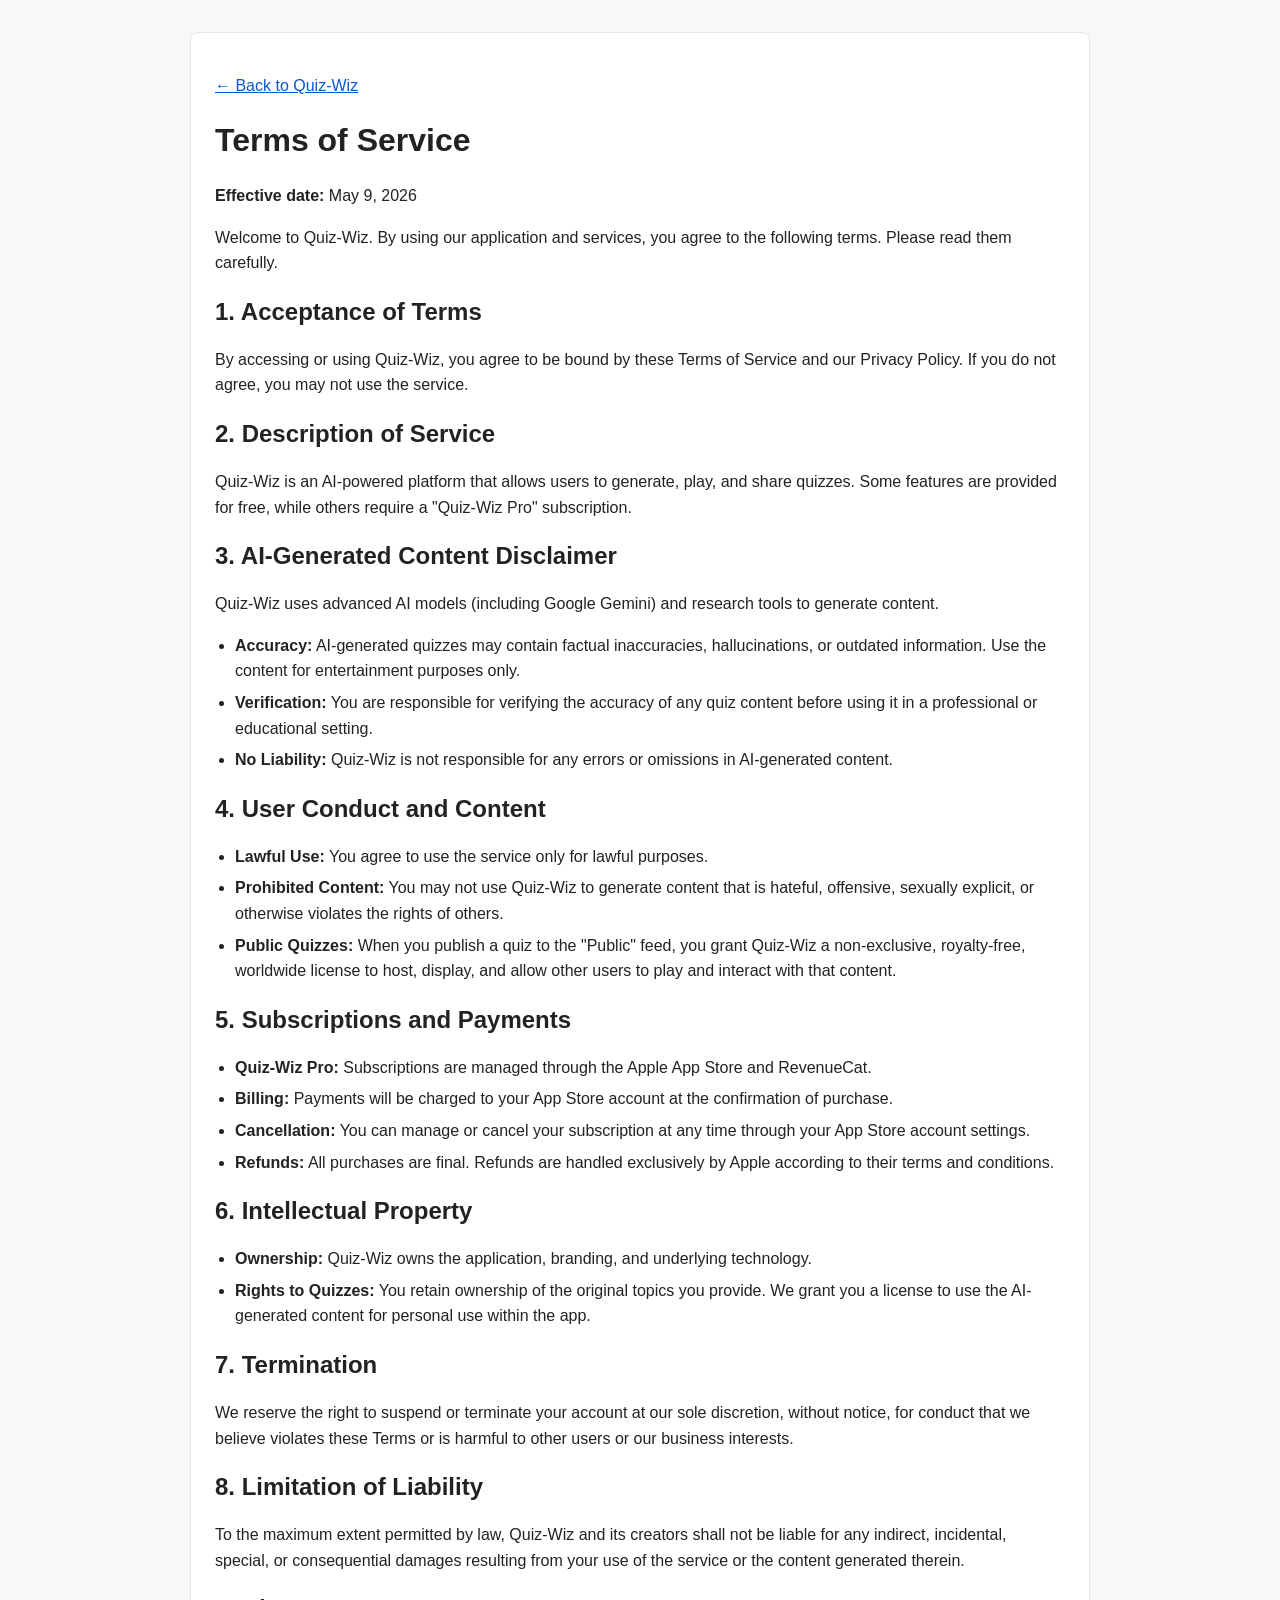
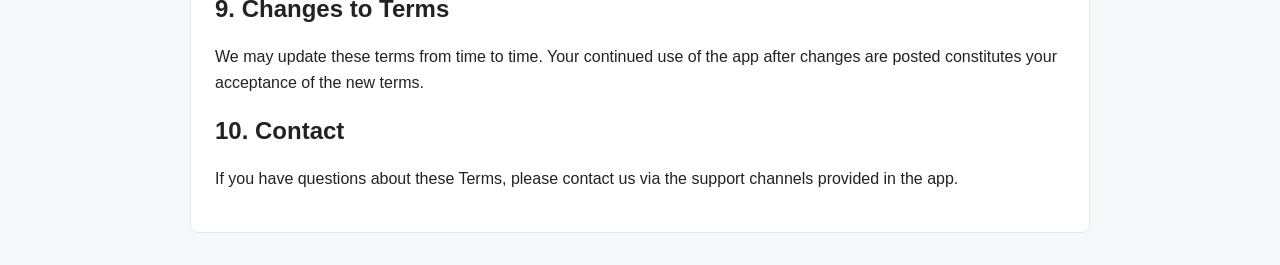
<file: quiz-wiz/terms-of-service.html>
<!doctype html>
<html lang="en">
  <head>
    <meta charset="utf-8" />
    <meta name="viewport" content="width=device-width, initial-scale=1" />
    <title>Terms of Service — Quiz-Wiz</title>
    <link rel="stylesheet" href="../assets/style.css" />
  </head>
  <body>
    <main>
      <p><a href="./index.html">← Back to Quiz-Wiz</a></p>
      <h1>Terms of Service</h1>
      <p><strong>Effective date:</strong> May 9, 2026</p>

      <p>Welcome to Quiz-Wiz. By using our application and services, you agree to the following terms. Please read them carefully.</p>

      <h2>1. Acceptance of Terms</h2>
      <p>By accessing or using Quiz-Wiz, you agree to be bound by these Terms of Service and our Privacy Policy. If you do not agree, you may not use the service.</p>

      <h2>2. Description of Service</h2>
      <p>Quiz-Wiz is an AI-powered platform that allows users to generate, play, and share quizzes. Some features are provided for free, while others require a "Quiz-Wiz Pro" subscription.</p>

      <h2>3. AI-Generated Content Disclaimer</h2>
      <p>Quiz-Wiz uses advanced AI models (including Google Gemini) and research tools to generate content.</p>
      <ul>
        <li><strong>Accuracy:</strong> AI-generated quizzes may contain factual inaccuracies, hallucinations, or outdated information. Use the content for entertainment purposes only.</li>
        <li><strong>Verification:</strong> You are responsible for verifying the accuracy of any quiz content before using it in a professional or educational setting.</li>
        <li><strong>No Liability:</strong> Quiz-Wiz is not responsible for any errors or omissions in AI-generated content.</li>
      </ul>

      <h2>4. User Conduct and Content</h2>
      <ul>
        <li><strong>Lawful Use:</strong> You agree to use the service only for lawful purposes.</li>
        <li><strong>Prohibited Content:</strong> You may not use Quiz-Wiz to generate content that is hateful, offensive, sexually explicit, or otherwise violates the rights of others.</li>
        <li><strong>Public Quizzes:</strong> When you publish a quiz to the "Public" feed, you grant Quiz-Wiz a non-exclusive, royalty-free, worldwide license to host, display, and allow other users to play and interact with that content.</li>
      </ul>

      <h2>5. Subscriptions and Payments</h2>
      <ul>
        <li><strong>Quiz-Wiz Pro:</strong> Subscriptions are managed through the Apple App Store and RevenueCat.</li>
        <li><strong>Billing:</strong> Payments will be charged to your App Store account at the confirmation of purchase.</li>
        <li><strong>Cancellation:</strong> You can manage or cancel your subscription at any time through your App Store account settings.</li>
        <li><strong>Refunds:</strong> All purchases are final. Refunds are handled exclusively by Apple according to their terms and conditions.</li>
      </ul>

      <h2>6. Intellectual Property</h2>
      <ul>
        <li><strong>Ownership:</strong> Quiz-Wiz owns the application, branding, and underlying technology.</li>
        <li><strong>Rights to Quizzes:</strong> You retain ownership of the original topics you provide. We grant you a license to use the AI-generated content for personal use within the app.</li>
      </ul>

      <h2>7. Termination</h2>
      <p>We reserve the right to suspend or terminate your account at our sole discretion, without notice, for conduct that we believe violates these Terms or is harmful to other users or our business interests.</p>

      <h2>8. Limitation of Liability</h2>
      <p>To the maximum extent permitted by law, Quiz-Wiz and its creators shall not be liable for any indirect, incidental, special, or consequential damages resulting from your use of the service or the content generated therein.</p>

      <h2>9. Changes to Terms</h2>
      <p>We may update these terms from time to time. Your continued use of the app after changes are posted constitutes your acceptance of the new terms.</p>

      <h2>10. Contact</h2>
      <p>If you have questions about these Terms, please contact us via the support channels provided in the app.</p>
    </main>
  </body>
</html>
</file>
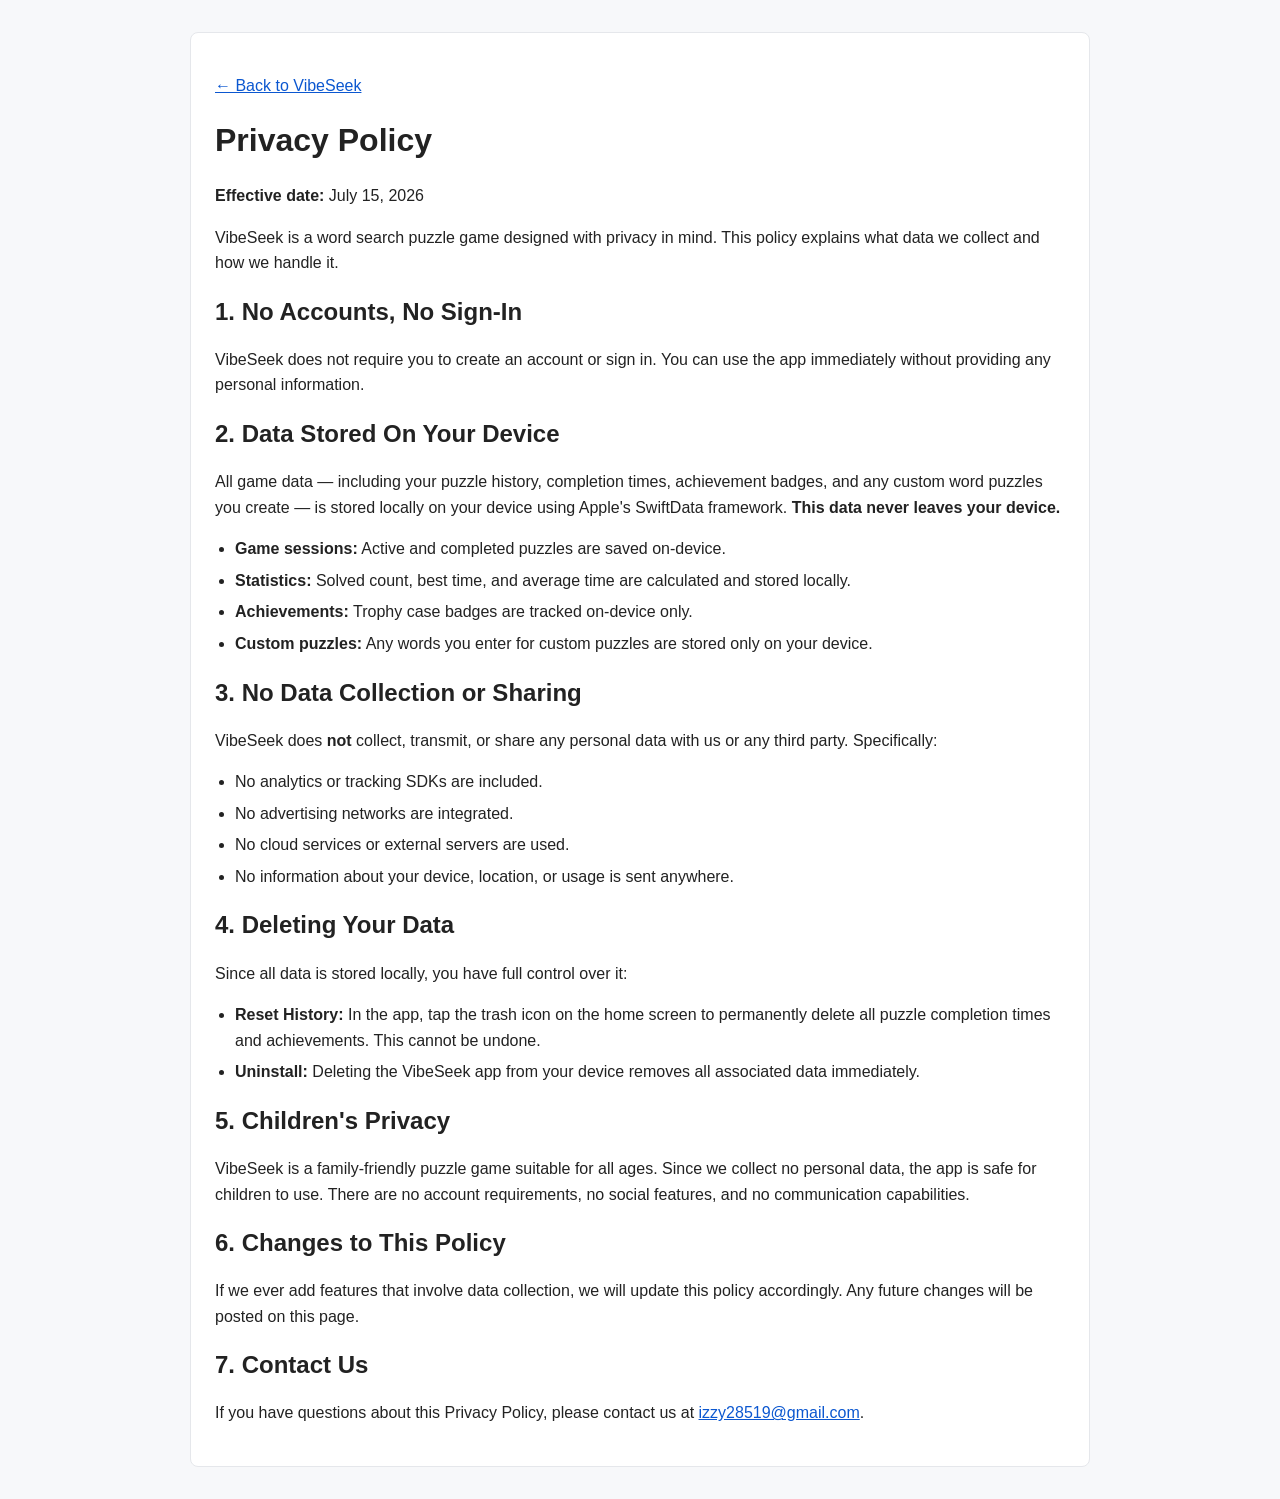
<file: vibeseek/privacy-policy.html>
<!doctype html>
<html lang="en">
  <head>
    <meta charset="utf-8" />
    <meta name="viewport" content="width=device-width, initial-scale=1" />
    <title>Privacy Policy — VibeSeek</title>
    <link rel="stylesheet" href="../assets/style.css" />
  </head>
  <body>
    <main>
      <p><a href="./index.html">← Back to VibeSeek</a></p>
      <h1>Privacy Policy</h1>
      <p><strong>Effective date:</strong> July 15, 2026</p>

      <p>VibeSeek is a word search puzzle game designed with privacy in mind. This policy explains what data we collect and how we handle it.</p>

      <h2>1. No Accounts, No Sign-In</h2>
      <p>VibeSeek does not require you to create an account or sign in. You can use the app immediately without providing any personal information.</p>

      <h2>2. Data Stored On Your Device</h2>
      <p>All game data — including your puzzle history, completion times, achievement badges, and any custom word puzzles you create — is stored locally on your device using Apple's SwiftData framework. <strong>This data never leaves your device.</strong></p>
      <ul>
        <li><strong>Game sessions:</strong> Active and completed puzzles are saved on-device.</li>
        <li><strong>Statistics:</strong> Solved count, best time, and average time are calculated and stored locally.</li>
        <li><strong>Achievements:</strong> Trophy case badges are tracked on-device only.</li>
        <li><strong>Custom puzzles:</strong> Any words you enter for custom puzzles are stored only on your device.</li>
      </ul>

      <h2>3. No Data Collection or Sharing</h2>
      <p>VibeSeek does <strong>not</strong> collect, transmit, or share any personal data with us or any third party. Specifically:</p>
      <ul>
        <li>No analytics or tracking SDKs are included.</li>
        <li>No advertising networks are integrated.</li>
        <li>No cloud services or external servers are used.</li>
        <li>No information about your device, location, or usage is sent anywhere.</li>
      </ul>

      <h2>4. Deleting Your Data</h2>
      <p>Since all data is stored locally, you have full control over it:</p>
      <ul>
        <li><strong>Reset History:</strong> In the app, tap the trash icon on the home screen to permanently delete all puzzle completion times and achievements. This cannot be undone.</li>
        <li><strong>Uninstall:</strong> Deleting the VibeSeek app from your device removes all associated data immediately.</li>
      </ul>

      <h2>5. Children's Privacy</h2>
      <p>VibeSeek is a family-friendly puzzle game suitable for all ages. Since we collect no personal data, the app is safe for children to use. There are no account requirements, no social features, and no communication capabilities.</p>

      <h2>6. Changes to This Policy</h2>
      <p>If we ever add features that involve data collection, we will update this policy accordingly. Any future changes will be posted on this page.</p>

      <h2>7. Contact Us</h2>
      <p>If you have questions about this Privacy Policy, please contact us at <a href="mailto:izzy28519@gmail.com">izzy28519@gmail.com</a>.</p>
    </main>
  </body>
</html>
</file>
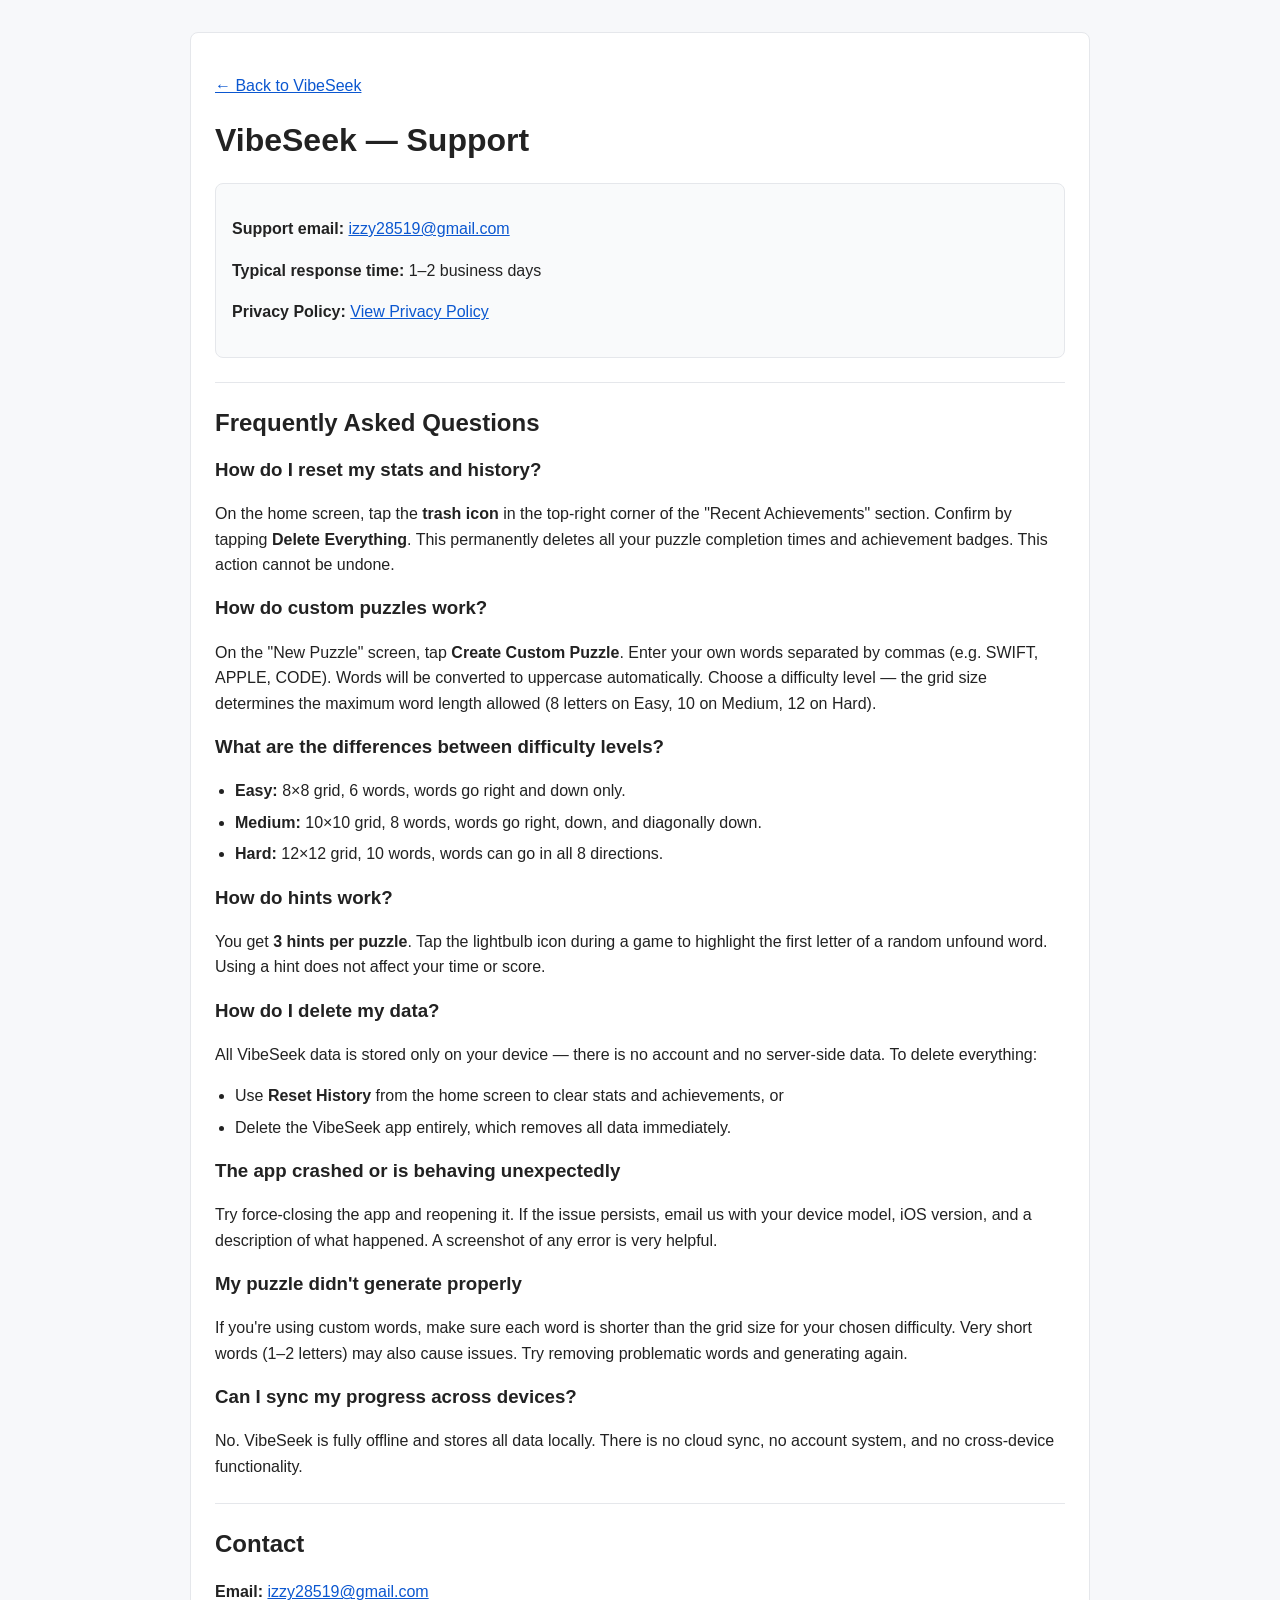
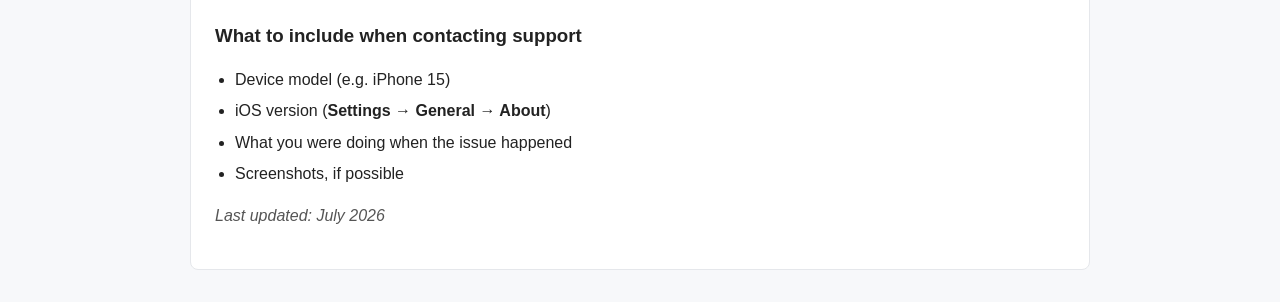
<file: vibeseek/support.html>
<!doctype html>
<html lang="en">
  <head>
    <meta charset="utf-8" />
    <meta name="viewport" content="width=device-width, initial-scale=1" />
    <title>VibeSeek — Support</title>
    <link rel="stylesheet" href="../assets/style.css" />
  </head>
  <body>
    <main>
      <p><a href="./index.html">← Back to VibeSeek</a></p>

      <h1>VibeSeek — Support</h1>

      <div class="card">
        <p><strong>Support email:</strong> <a href="mailto:izzy28519@gmail.com">izzy28519@gmail.com</a></p>
        <p><strong>Typical response time:</strong> 1–2 business days</p>
        <p><strong>Privacy Policy:</strong> <a href="./privacy-policy.html">View Privacy Policy</a></p>
      </div>

      <hr />

      <h2>Frequently Asked Questions</h2>

      <h3>How do I reset my stats and history?</h3>
      <p>
        On the home screen, tap the <strong>trash icon</strong> in the top-right corner of the "Recent Achievements" section. Confirm by tapping
        <strong>Delete Everything</strong>. This permanently deletes all your puzzle completion times and achievement badges. This action cannot be
        undone.
      </p>

      <h3>How do custom puzzles work?</h3>
      <p>
        On the "New Puzzle" screen, tap <strong>Create Custom Puzzle</strong>. Enter your own words separated by commas (e.g. SWIFT, APPLE, CODE).
        Words will be converted to uppercase automatically. Choose a difficulty level — the grid size determines the maximum word length allowed
        (8 letters on Easy, 10 on Medium, 12 on Hard).
      </p>

      <h3>What are the differences between difficulty levels?</h3>
      <ul>
        <li><strong>Easy:</strong> 8×8 grid, 6 words, words go right and down only.</li>
        <li><strong>Medium:</strong> 10×10 grid, 8 words, words go right, down, and diagonally down.</li>
        <li><strong>Hard:</strong> 12×12 grid, 10 words, words can go in all 8 directions.</li>
      </ul>

      <h3>How do hints work?</h3>
      <p>
        You get <strong>3 hints per puzzle</strong>. Tap the lightbulb icon during a game to highlight the first letter of a random unfound word.
        Using a hint does not affect your time or score.
      </p>

      <h3>How do I delete my data?</h3>
      <p>
        All VibeSeek data is stored only on your device — there is no account and no server-side data. To delete everything:
      </p>
      <ul>
        <li>Use <strong>Reset History</strong> from the home screen to clear stats and achievements, or</li>
        <li>Delete the VibeSeek app entirely, which removes all data immediately.</li>
      </ul>

      <h3>The app crashed or is behaving unexpectedly</h3>
      <p>
        Try force-closing the app and reopening it. If the issue persists, email us with your device model, iOS version, and a description of
        what happened. A screenshot of any error is very helpful.
      </p>

      <h3>My puzzle didn't generate properly</h3>
      <p>
        If you're using custom words, make sure each word is shorter than the grid size for your chosen difficulty. Very short words (1–2 letters)
        may also cause issues. Try removing problematic words and generating again.
      </p>

      <h3>Can I sync my progress across devices?</h3>
      <p>
        No. VibeSeek is fully offline and stores all data locally. There is no cloud sync, no account system, and no cross-device functionality.
      </p>

      <hr />

      <h2>Contact</h2>
      <p><strong>Email:</strong> <a href="mailto:izzy28519@gmail.com">izzy28519@gmail.com</a></p>

      <h3>What to include when contacting support</h3>
      <ul>
        <li>Device model (e.g. iPhone 15)</li>
        <li>iOS version (<strong>Settings → General → About</strong>)</li>
        <li>What you were doing when the issue happened</li>
        <li>Screenshots, if possible</li>
      </ul>

      <p class="muted"><em>Last updated: July 2026</em></p>
    </main>
  </body>
</html>
</file>
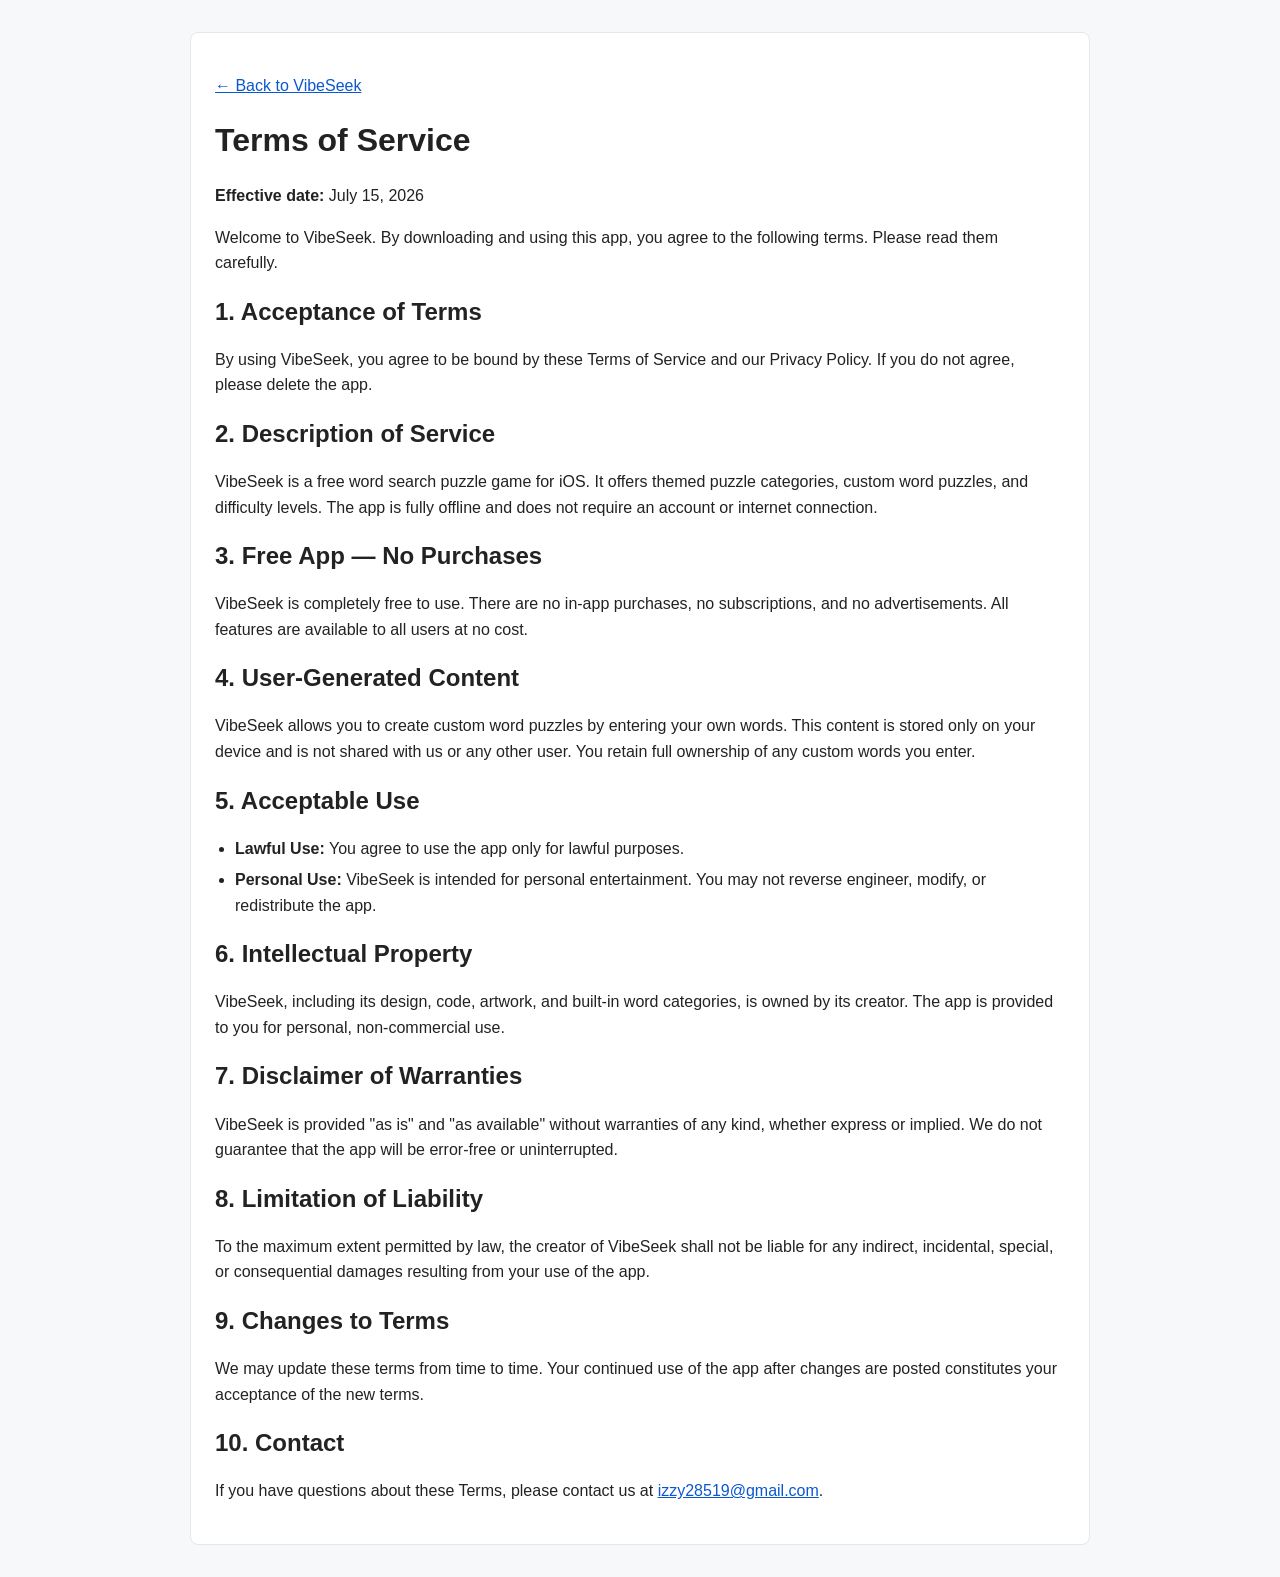
<file: vibeseek/terms-of-service.html>
<!doctype html>
<html lang="en">
  <head>
    <meta charset="utf-8" />
    <meta name="viewport" content="width=device-width, initial-scale=1" />
    <title>Terms of Service — VibeSeek</title>
    <link rel="stylesheet" href="../assets/style.css" />
  </head>
  <body>
    <main>
      <p><a href="./index.html">← Back to VibeSeek</a></p>
      <h1>Terms of Service</h1>
      <p><strong>Effective date:</strong> July 15, 2026</p>

      <p>Welcome to VibeSeek. By downloading and using this app, you agree to the following terms. Please read them carefully.</p>

      <h2>1. Acceptance of Terms</h2>
      <p>By using VibeSeek, you agree to be bound by these Terms of Service and our Privacy Policy. If you do not agree, please delete the app.</p>

      <h2>2. Description of Service</h2>
      <p>VibeSeek is a free word search puzzle game for iOS. It offers themed puzzle categories, custom word puzzles, and difficulty levels. The app is fully offline and does not require an account or internet connection.</p>

      <h2>3. Free App — No Purchases</h2>
      <p>VibeSeek is completely free to use. There are no in-app purchases, no subscriptions, and no advertisements. All features are available to all users at no cost.</p>

      <h2>4. User-Generated Content</h2>
      <p>VibeSeek allows you to create custom word puzzles by entering your own words. This content is stored only on your device and is not shared with us or any other user. You retain full ownership of any custom words you enter.</p>

      <h2>5. Acceptable Use</h2>
      <ul>
        <li><strong>Lawful Use:</strong> You agree to use the app only for lawful purposes.</li>
        <li><strong>Personal Use:</strong> VibeSeek is intended for personal entertainment. You may not reverse engineer, modify, or redistribute the app.</li>
      </ul>

      <h2>6. Intellectual Property</h2>
      <p>VibeSeek, including its design, code, artwork, and built-in word categories, is owned by its creator. The app is provided to you for personal, non-commercial use.</p>

      <h2>7. Disclaimer of Warranties</h2>
      <p>VibeSeek is provided "as is" and "as available" without warranties of any kind, whether express or implied. We do not guarantee that the app will be error-free or uninterrupted.</p>

      <h2>8. Limitation of Liability</h2>
      <p>To the maximum extent permitted by law, the creator of VibeSeek shall not be liable for any indirect, incidental, special, or consequential damages resulting from your use of the app.</p>

      <h2>9. Changes to Terms</h2>
      <p>We may update these terms from time to time. Your continued use of the app after changes are posted constitutes your acceptance of the new terms.</p>

      <h2>10. Contact</h2>
      <p>If you have questions about these Terms, please contact us at <a href="mailto:izzy28519@gmail.com">izzy28519@gmail.com</a>.</p>
    </main>
  </body>
</html>
</file>
<file: assets/style.css>
* {
  box-sizing: border-box;
}
body {
  font-family: Arial, sans-serif;
  margin: 0;
  background: #f7f8fa;
  color: #222;
}
main {
  max-width: 900px;
  margin: 32px auto;
  background: #fff;
  border: 1px solid #e5e7eb;
  border-radius: 8px;
  padding: 24px;
  line-height: 1.6;
}
h1, h2, h3 {
  line-height: 1.3;
}
a {
  color: #0b57d0;
}
ul {
  padding-left: 20px;
}
li {
  margin: 6px 0;
}
hr {
  border: 0;
  border-top: 1px solid #e5e7eb;
  margin: 24px 0;
}
.card {
  background: #f9fafb;
  border: 1px solid #e5e7eb;
  border-radius: 8px;
  padding: 16px;
}
.muted {
  color: #555;
}
code {
  background: #f3f4f6;
  padding: 2px 6px;
  border-radius: 6px;
}
.app-grid {
  display: grid;
  grid-template-columns: repeat(auto-fill, minmax(280px, 1fr));
  gap: 20px;
  margin-top: 24px;
}
.app-card {
  display: block;
  text-decoration: none;
  color: inherit;
  padding: 24px;
  background: #fff;
  border: 1px solid #e5e7eb;
  border-radius: 12px;
  transition: box-shadow 0.2s, transform 0.2s;
}
.app-card:hover {
  box-shadow: 0 4px 12px rgba(0, 0, 0, 0.08);
  transform: translateY(-2px);
}
.app-card h2 {
  margin: 0 0 4px 0;
  font-size: 1.3rem;
}
.app-card p {
  margin: 0;
  color: #666;
  font-size: 0.9rem;
}
</file>
